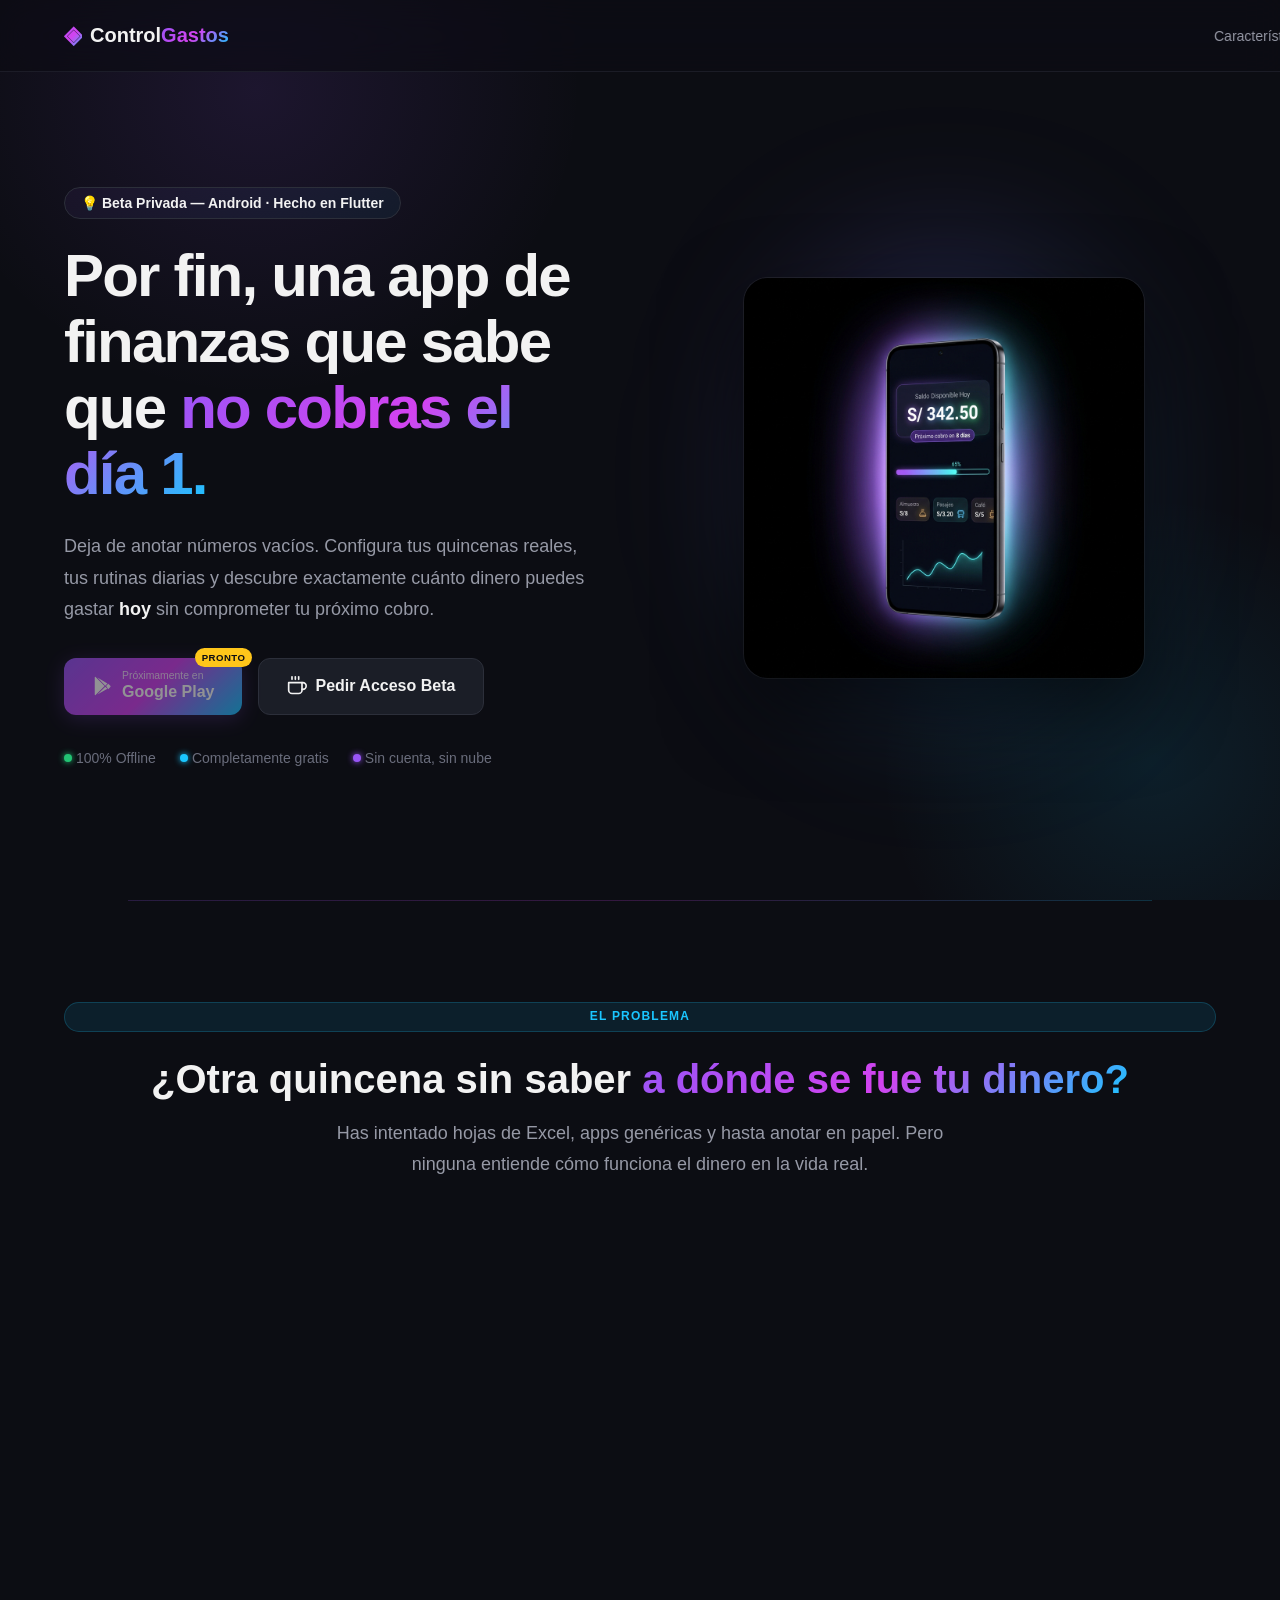
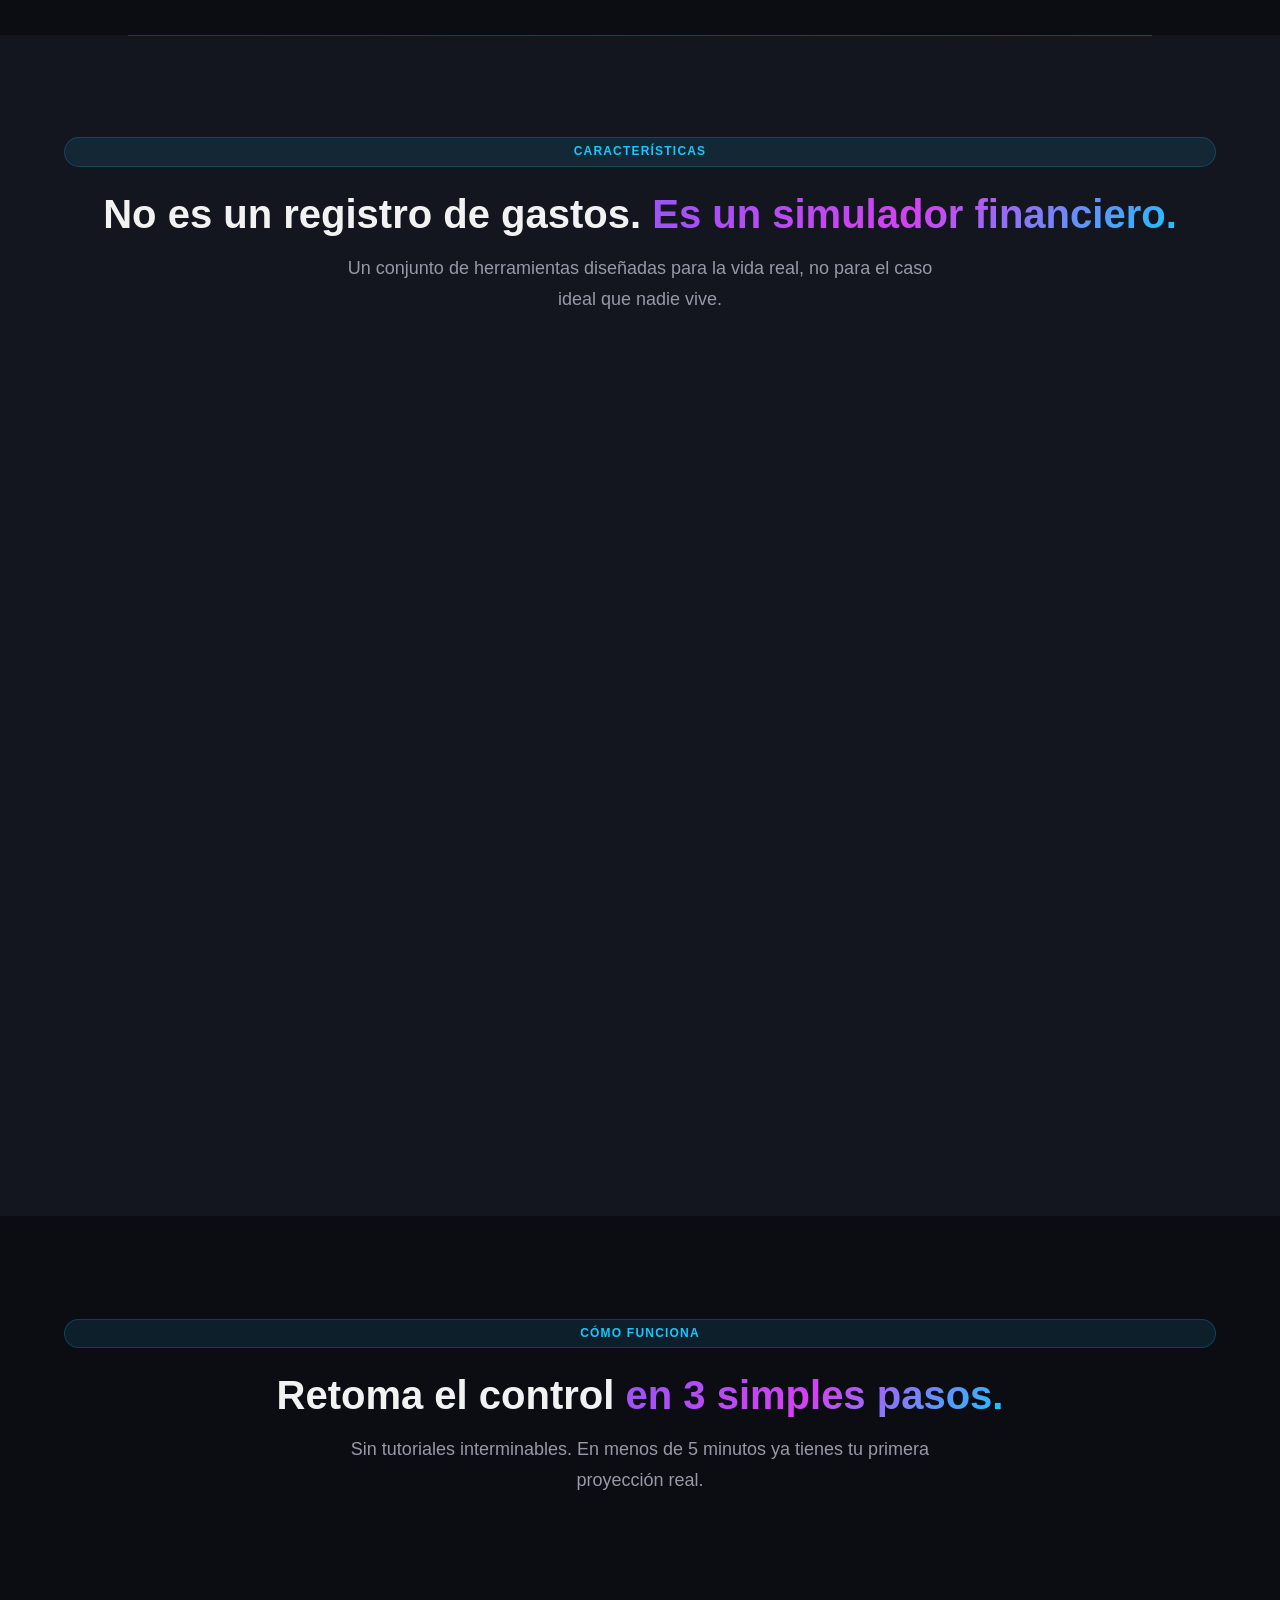
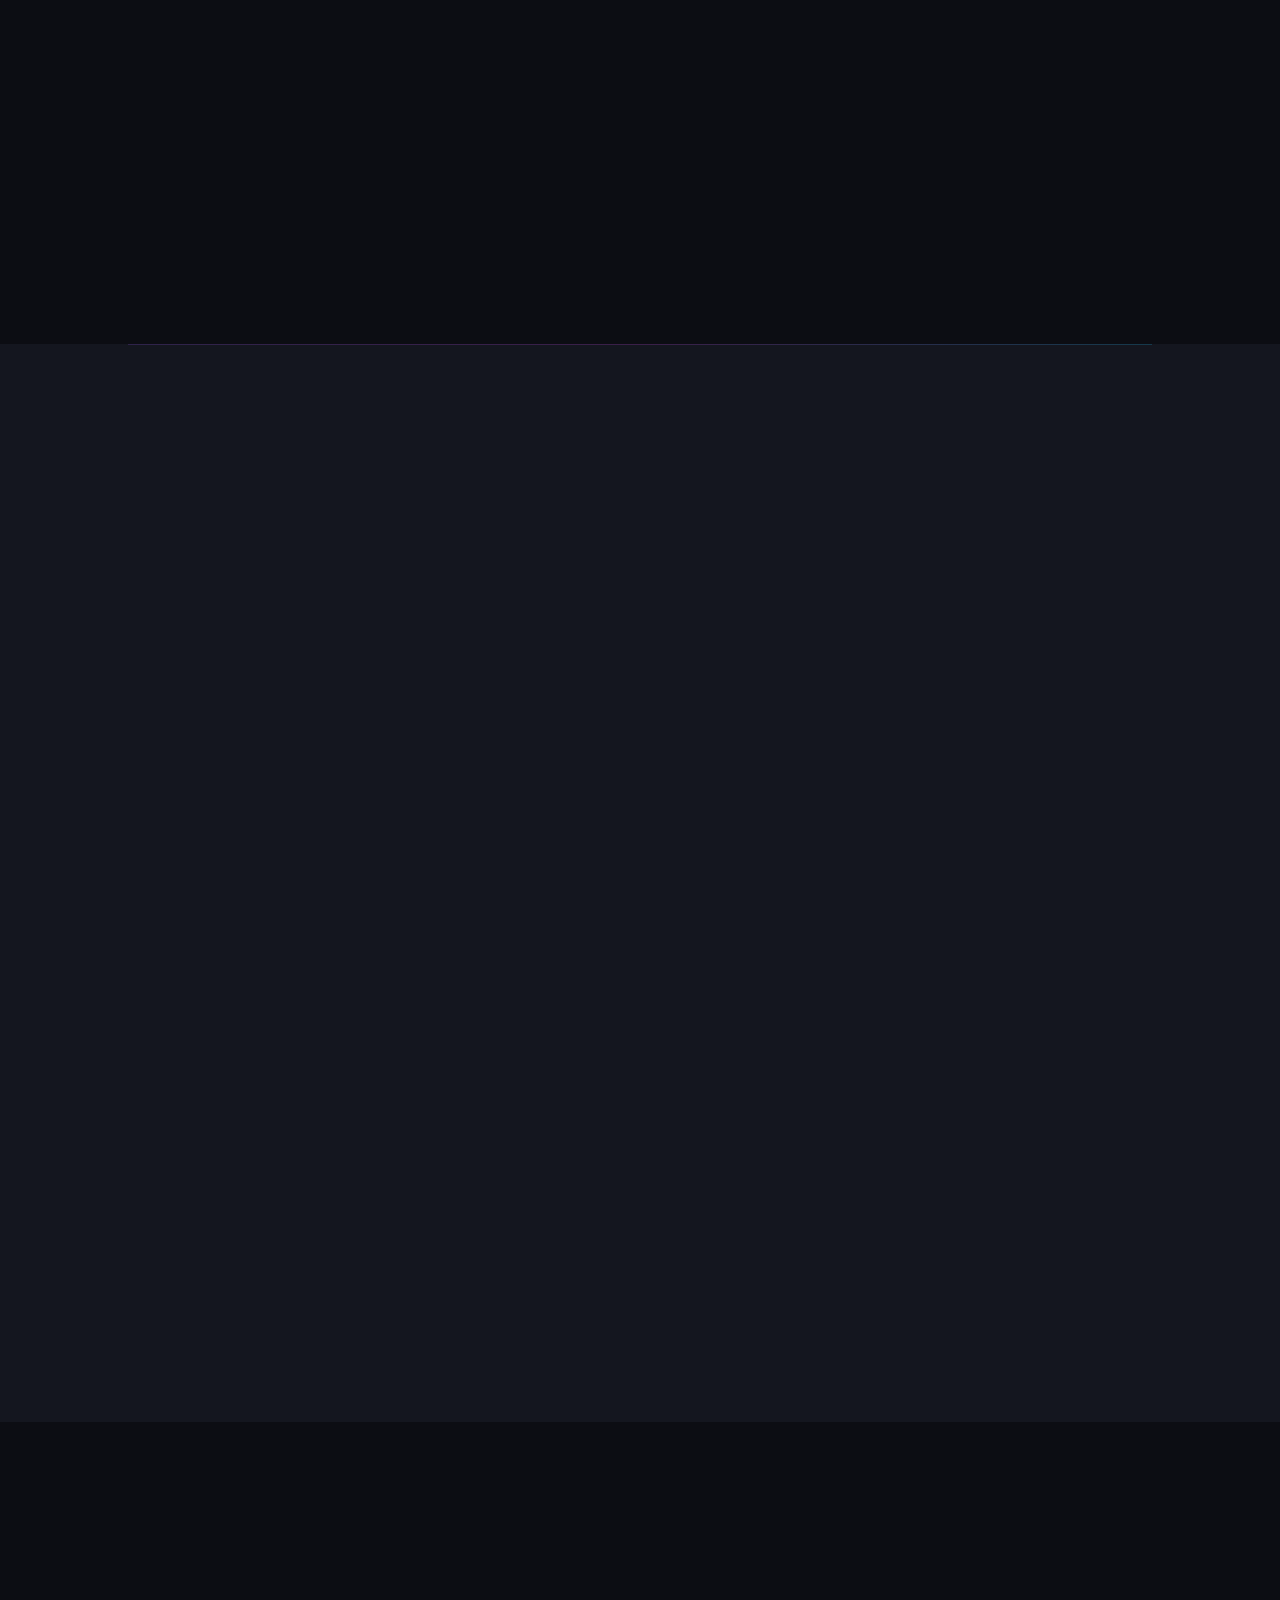
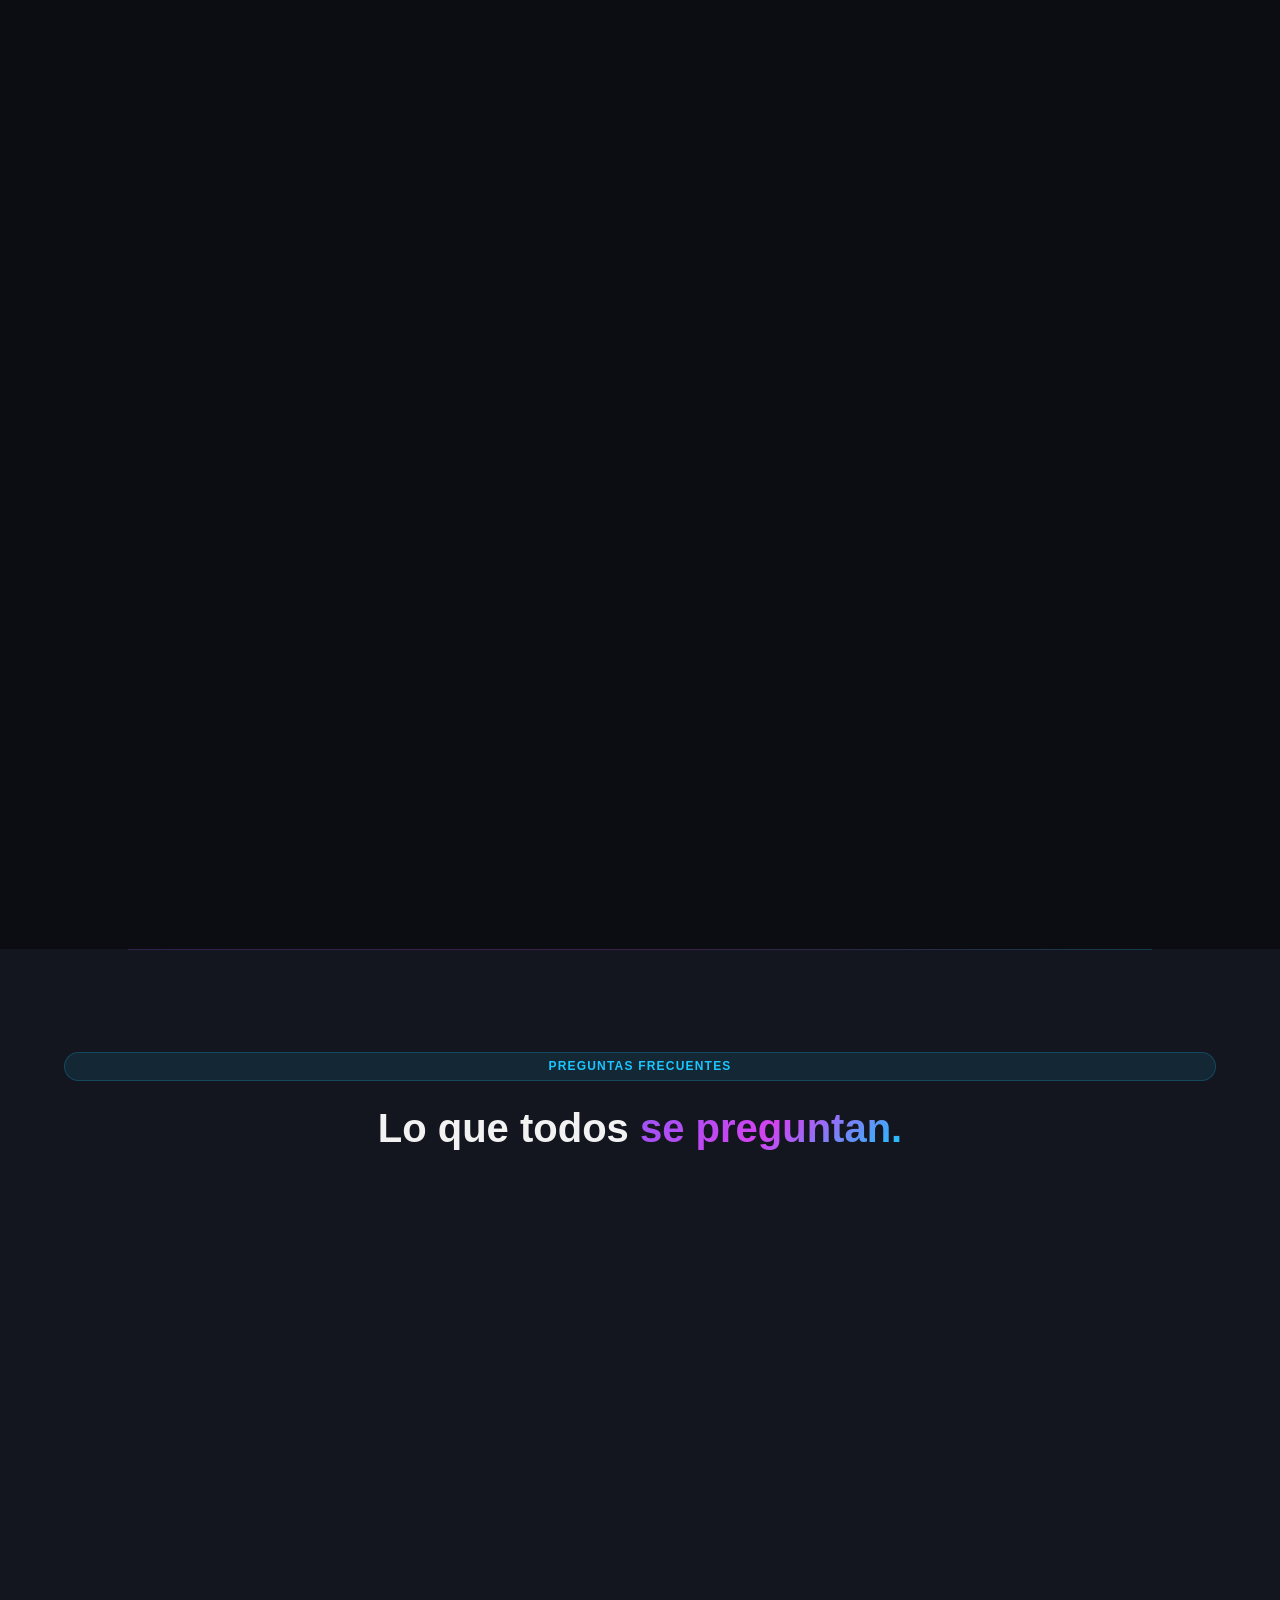
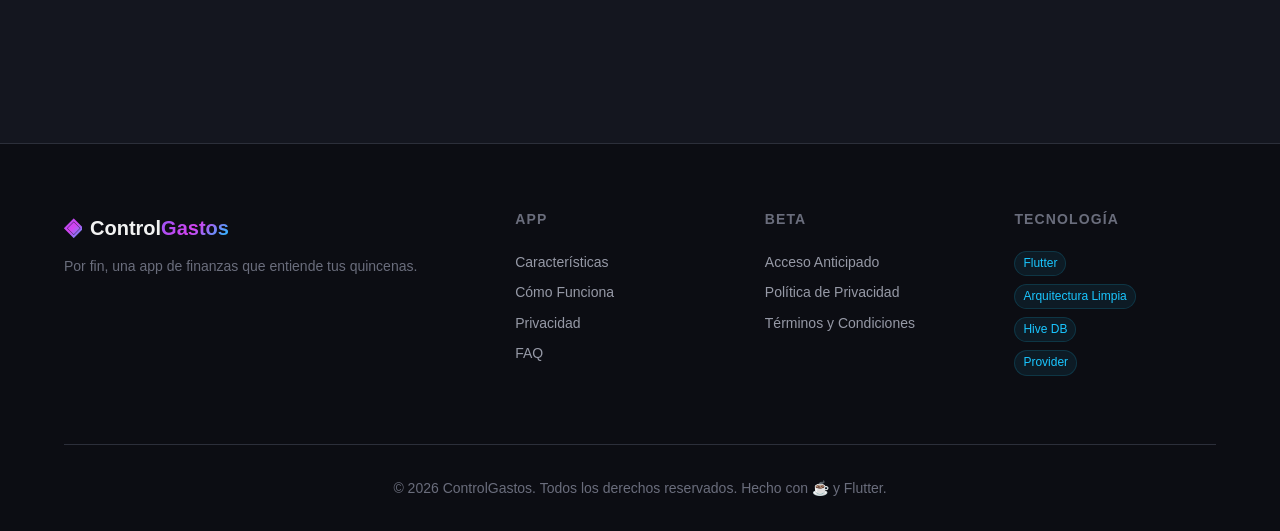
<file: index.html>
<!DOCTYPE html>
<html lang="es" dir="ltr">

<head>
  <!-- ============================================
       META BÁSICAS & SEGURIDAD
       ============================================ -->
  <meta charset="UTF-8">
  <meta name="viewport" content="width=device-width, initial-scale=1.0">

  <!-- Content Security Policy (CSP) -->
  <meta http-equiv="Content-Security-Policy" content="
          default-src 'self';
          script-src  'self';
          style-src   'self' https://fonts.googleapis.com;
          font-src    'self' https://fonts.gstatic.com;
          img-src     'self' data: https:;
          connect-src 'self' https://formspree.io;
          frame-src   'none';
          object-src  'none';
          base-uri    'self';
          form-action 'self' https://formspree.io;
        ">
  <meta http-equiv="X-Content-Type-Options" content="nosniff">
  <meta name="referrer" content="strict-origin-when-cross-origin">

  <!-- ============================================
       SEO — Título, Descripción & Canonical
       ============================================ -->
  <title>ControlGastos | App de finanzas para quincenas reales</title>
  <meta name="description"
    content="ControlGastos proyecta tu saldo real hasta la próxima quincena. Controla gastos hormiga, rutinas y pagos comprometidos en una app Android gratis, privada y offline.">
  <meta name="author" content="ControlGastos">
  <meta name="application-name" content="ControlGastos">
  <meta name="robots" content="index, follow, max-image-preview:large">
  <meta name="theme-color" content="#07111f">
  <link rel="canonical" href="https://evaldiviezosoft-ctrl.github.io/Landing_Page_for_App/">
  <link rel="alternate" hreflang="es-PE" href="https://evaldiviezosoft-ctrl.github.io/Landing_Page_for_App/">
  <link rel="alternate" hreflang="x-default" href="https://evaldiviezosoft-ctrl.github.io/Landing_Page_for_App/">

  <!-- ============================================
       OPEN GRAPH (Facebook, LinkedIn, WhatsApp)
       ============================================ -->
  <meta property="og:type" content="website">
  <meta property="og:locale" content="es_PE">
  <meta property="og:site_name" content="ControlGastos">
  <meta property="og:url" content="https://evaldiviezosoft-ctrl.github.io/Landing_Page_for_App/">
  <meta property="og:title" content="ControlGastos | App de finanzas para quincenas reales">
  <meta property="og:description"
    content="Proyecta cuánto dinero real te queda hasta tu próxima quincena. Controla gastos hormiga, rutinas y pagos comprometidos sin cuenta, sin nube y sin conexión.">
  <meta property="og:image" content="https://evaldiviezosoft-ctrl.github.io/Landing_Page_for_App/assets/img/og-cover.png">
  <meta property="og:image:secure_url" content="https://evaldiviezosoft-ctrl.github.io/Landing_Page_for_App/assets/img/og-cover.png">
  <meta property="og:image:type" content="image/png">
  <meta property="og:image:width" content="1200">
  <meta property="og:image:height" content="630">
  <meta property="og:image:alt" content="ControlGastos, app Android gratis para proyectar tu saldo real hasta la próxima quincena">

  <!-- ============================================
       TWITTER CARDS
       ============================================ -->
  <meta name="twitter:card" content="summary_large_image">
  <meta name="twitter:title" content="ControlGastos | App de finanzas para quincenas reales">
  <meta name="twitter:description"
    content="La app que sabe que no cobras el día 1. Proyecta tu dinero disponible hoy con privacidad total y modo offline.">
  <meta name="twitter:image" content="https://evaldiviezosoft-ctrl.github.io/Landing_Page_for_App/assets/img/og-cover.png">
  <meta name="twitter:image:alt" content="ControlGastos, app Android gratis para proyectar tu saldo real hasta la próxima quincena">

  <!-- ============================================
       DATOS ESTRUCTURADOS (JSON-LD) — Rich Snippets
       ============================================ -->
  <script type="application/ld+json">
  {
    "@context": "https://schema.org",
    "@graph": [
      {
        "@type": "Organization",
        "@id": "https://evaldiviezosoft-ctrl.github.io/Landing_Page_for_App/#organization",
        "name": "ControlGastos",
        "url": "https://evaldiviezosoft-ctrl.github.io/Landing_Page_for_App/",
        "logo": "https://evaldiviezosoft-ctrl.github.io/Landing_Page_for_App/assets/img/icon-512.png"
      },
      {
        "@type": "WebSite",
        "@id": "https://evaldiviezosoft-ctrl.github.io/Landing_Page_for_App/#website",
        "url": "https://evaldiviezosoft-ctrl.github.io/Landing_Page_for_App/",
        "name": "ControlGastos",
        "inLanguage": "es-PE",
        "publisher": {
          "@id": "https://evaldiviezosoft-ctrl.github.io/Landing_Page_for_App/#organization"
        }
      },
      {
        "@type": "MobileApplication",
        "@id": "https://evaldiviezosoft-ctrl.github.io/Landing_Page_for_App/#app",
        "name": "ControlGastos",
        "url": "https://evaldiviezosoft-ctrl.github.io/Landing_Page_for_App/",
        "image": "https://evaldiviezosoft-ctrl.github.io/Landing_Page_for_App/assets/img/og-cover.png",
        "operatingSystem": "Android",
        "applicationCategory": "FinanceApplication",
        "inLanguage": "es-PE",
        "isAccessibleForFree": true,
        "description": "App Android de finanzas personales que proyecta tu saldo real disponible hasta tu próxima quincena o día de pago. Controla gastos hormiga, rutinas, pagos comprometidos y presupuestos en modo privado y offline.",
        "offers": {
          "@type": "Offer",
          "price": "0",
          "priceCurrency": "PEN"
        },
        "featureList": [
          "Proyección de saldo hasta el próximo día de cobro",
          "Control de gastos hormiga",
          "Reglas recurrentes flexibles",
          "Presupuestos por subcategoría",
          "Control de tarjeta de crédito y pagos comprometidos",
          "Funciona offline y guarda los datos en el teléfono"
        ],
        "author": {
          "@id": "https://evaldiviezosoft-ctrl.github.io/Landing_Page_for_App/#organization"
        },
        "softwareVersion": "1.0 beta"
      },
      {
        "@type": "FAQPage",
        "@id": "https://evaldiviezosoft-ctrl.github.io/Landing_Page_for_App/#faq",
        "mainEntity": [
          {
            "@type": "Question",
            "name": "¿Cómo sé cuánto dinero me queda hasta mi próxima quincena?",
            "acceptedAnswer": {
              "@type": "Answer",
              "text": "ControlGastos calcula tu saldo disponible real restando tus gastos fijos, recurrentes diarios y rutinas configuradas desde hoy hasta tu próximo día de pago. El resultado es tu límite real para gastar en extras hoy."
            }
          },
          {
            "@type": "Question",
            "name": "¿La app necesita conexión a internet?",
            "acceptedAnswer": {
              "@type": "Answer",
              "text": "No. ControlGastos es 100% offline. Todos tus datos financieros se almacenan localmente en tu teléfono usando Hive. No necesitas cuenta, internet ni conectar tu banco."
            }
          },
          {
            "@type": "Question",
            "name": "¿Qué son los gastos hormiga y cómo los controla la app?",
            "acceptedAnswer": {
              "@type": "Answer",
              "text": "Los gastos hormiga son pequeños pagos diarios que parecen insignificantes pero que acumulados drenan tu sueldo. ControlGastos permite rastrearlos, visualizarlos y descontarlos de tu proyección diaria."
            }
          },
          {
            "@type": "Question",
            "name": "¿Puedo configurar gastos que ocurren en días específicos o semanas alternas?",
            "acceptedAnswer": {
              "@type": "Answer",
              "text": "Sí. Las reglas recurrentes flexibles permiten configurar gastos por días específicos, semanas alternas o patrones reales de tu rutina. La app los descuenta automáticamente de tu proyección."
            }
          },
          {
            "@type": "Question",
            "name": "¿Cuánto cuesta ControlGastos?",
            "acceptedAnswer": {
              "@type": "Answer",
              "text": "ControlGastos es gratis. No tiene suscripción, versión premium ni compras dentro de la app durante esta beta."
            }
          }
        ]
      }
    ]
  }
  </script>

  <!-- ============================================
       FUENTES & ESTILOS
       ============================================ -->
  <link rel="preconnect" href="https://fonts.googleapis.com">
  <link rel="preconnect" href="https://fonts.gstatic.com" crossorigin>
  <link href="https://fonts.googleapis.com/css2?family=Inter:wght@400;500;600;700;800&display=swap" rel="stylesheet">
  <link rel="preload" as="image" href="assets/img/phone-mockup.png">
  <link rel="stylesheet" href="styles.css">

  <!-- Icons & PWA -->
  <link rel="icon" href="assets/img/favicon.svg" type="image/svg+xml">
  <link rel="apple-touch-icon" href="assets/img/icon-192.png">
  <link rel="manifest" href="site.webmanifest">
</head>

<body>

  <!-- ============================================
       HEADER — Navegación Sticky
       ============================================ -->
  <header class="site-header" id="site-header">
    <nav class="nav-container" aria-label="Navegación principal">
      <!-- Logo -->
      <a href="#hero" class="logo" id="logo-link" aria-label="ControlGastos — Ir al inicio">
        <span class="logo-icon" aria-hidden="true">◈</span>
        <span class="logo-text">Control<span class="logo-accent">Gastos</span></span>
      </a>

      <!-- Hamburger Button (Mobile) -->
      <button class="nav-toggle" id="nav-toggle" aria-label="Abrir menú de navegación" aria-expanded="false"
        aria-controls="nav-menu">
        <span class="hamburger-line" aria-hidden="true"></span>
        <span class="hamburger-line" aria-hidden="true"></span>
        <span class="hamburger-line" aria-hidden="true"></span>
      </button>

      <!-- Navigation Links -->
      <ul class="nav-menu" id="nav-menu" role="list">
        <li><a href="#features" class="nav-link">Características</a></li>
        <li><a href="#como-funciona" class="nav-link">Cómo Funciona</a></li>
        <li><a href="#privacidad" class="nav-link">Privacidad</a></li>
        <li>
          <a href="#beta" class="nav-link nav-cta" id="nav-beta-btn">
            Acceso Beta
          </a>
        </li>
      </ul>
    </nav>
  </header>

  <main id="main-content">

    <!-- ============================================
         HERO SECTION
         ============================================ -->
    <section class="hero" id="hero" aria-labelledby="hero-title">
      <div class="hero-container">
        <!-- Texto Hero -->
        <div class="hero-content">
          <span class="hero-badge" aria-label="Estado de la app">💡 Beta Privada — Android · Hecho en Flutter</span>
          <h1 id="hero-title" class="hero-title">
            Por fin, una app de finanzas que sabe que <span class="gradient-text">no cobras el día 1.</span>
          </h1>
          <p class="hero-subtitle">
            Deja de anotar números vacíos. Configura tus quincenas reales,
            tus rutinas diarias y descubre exactamente cuánto dinero puedes
            gastar <strong>hoy</strong> sin comprometer tu próximo cobro.
          </p>

          <!-- Botones Play Store / App Store (Próximamente) -->
          <div class="hero-buttons">
            <div class="btn-store-wrapper" id="btn-google-play-wrapper">
              <button class="btn btn-primary btn-store btn-coming-soon" id="btn-google-play" disabled
                aria-label="Google Play — Próximamente disponible">
                <svg aria-hidden="true" width="22" height="22" viewBox="0 0 24 24" fill="currentColor">
                  <path
                    d="M3.609 1.814L13.792 12 3.61 22.186a.996.996 0 0 1-.61-.922V2.736a1 1 0 0 1 .609-.922zm10.89 10.893l2.302 2.302-10.937 6.333 8.635-8.635zm3.199-3.199l2.302 2.302a1 1 0 0 1 0 1.38l-2.302 2.302L15.395 12l2.303-2.492zM5.864 2.658L16.8 9.177l-2.302 2.49-8.635-9.009z" />
                </svg>
                <span class="btn-store-text">
                  <span class="btn-store-sub">Próximamente en</span>
                  <span class="btn-store-main">Google Play</span>
                </span>
              </button>
              <span class="coming-soon-badge">Pronto</span>
            </div>

            <a href="#beta" class="btn btn-secondary" id="btn-beta-access"
              aria-label="Solicitar acceso a la beta privada">
              <svg aria-hidden="true" width="20" height="20" viewBox="0 0 24 24" fill="none" stroke="currentColor"
                stroke-width="2" stroke-linecap="round" stroke-linejoin="round">
                <path d="M18 8h1a4 4 0 0 1 0 8h-1" />
                <path d="M2 8h16v9a4 4 0 0 1-4 4H6a4 4 0 0 1-4-4V8z" />
                <line x1="6" y1="1" x2="6" y2="4" />
                <line x1="10" y1="1" x2="10" y2="4" />
                <line x1="14" y1="1" x2="14" y2="4" />
              </svg>
              <span>Pedir Acceso Beta</span>
            </a>
          </div>

          <!-- Indicadores clave -->
          <div class="hero-indicators">
            <div class="indicator-item" id="indicator-offline">
              <span class="indicator-dot indicator-green" aria-hidden="true"></span>
              <span>100% Offline</span>
            </div>
            <div class="indicator-item" id="indicator-free">
              <span class="indicator-dot indicator-cyan" aria-hidden="true"></span>
              <span>Completamente gratis</span>
            </div>
            <div class="indicator-item" id="indicator-private">
              <span class="indicator-dot indicator-purple" aria-hidden="true"></span>
              <span>Sin cuenta, sin nube</span>
            </div>
          </div>
        </div>

        <!-- Mockup del Teléfono -->
        <div class="hero-image">
          <div class="phone-glow"></div>
          <img src="assets/img/phone-mockup.png"
            alt="Dashboard de ControlGastos mostrando el saldo disponible real hasta la próxima quincena con categorías de gastos"
            width="1024" height="1024" loading="eager" fetchpriority="high" decoding="async" class="phone-mockup">
        </div>
      </div>
    </section>

    <!-- ============================================
         EL PROBLEMA SECTION
         ============================================ -->
    <section class="problema" id="problema" aria-labelledby="problema-title">
      <div class="section-container">
        <span class="section-tag">El Problema</span>
        <h2 id="problema-title" class="section-title">¿Otra quincena sin saber <span class="gradient-text">a dónde se fue tu dinero?</span></h2>
        <p class="section-subtitle">Has intentado hojas de Excel, apps genéricas y hasta anotar en papel. Pero ninguna entiende cómo funciona el dinero en la vida real.</p>

        <div class="problema-grid">
          <article class="problema-card" id="problema-excel">
            <div class="problema-icon" aria-hidden="true">😤</div>
            <h3 class="problema-card-title">Las apps te tratan como si cobraras el día 1</h3>
            <p class="problema-card-desc">Los presupuestos "mensuales" no sirven cuando tu quincena cae el 13 y el 28. Ninguna app te dice cuánto te queda para llegar al próximo cobro específico.</p>
          </article>

          <article class="problema-card" id="problema-hormiga">
            <div class="problema-icon" aria-hidden="true">🐜</div>
            <h3 class="problema-card-title">Los gastos invisibles te devoran el sueldo</h3>
            <p class="problema-card-desc">S/ 5 por el agua. S/ 3.50 de pasaje. S/ 8 del almuerzo. Solo. No parecen nada. Pero sumados en el mes: ahí está la respuesta a por qué siempre "falta" dinero.</p>
          </article>

          <article class="problema-card" id="problema-fin-mes">
            <div class="problema-icon" aria-hidden="true">😰</div>
            <h3 class="problema-card-title">Llegas al cobro sin saber cuánto gastar hoy</h3>
            <p class="problema-card-desc">Tienes S/ 200 en el bolsillo, pero ¿es para gastar libremente o ya está comprometido en pasajes, almuerzos y la cuota del préstamo de esta semana? Sin proyección real, no lo sabes.</p>
          </article>
        </div>
      </div>
    </section>

    <!-- ============================================
         FEATURES SECTION
         ============================================ -->
    <section class="features" id="features" aria-labelledby="features-title">
      <div class="section-container">
        <span class="section-tag">Características</span>
        <h2 id="features-title" class="section-title">No es un registro de gastos. <span class="gradient-text">Es un simulador financiero.</span></h2>
        <p class="section-subtitle">Un conjunto de herramientas diseñadas para la vida real, no para el caso ideal que nadie vive.</p>

        <div class="features-grid">
          <!-- Feature 1 -->
          <article class="feature-card" id="feature-proyeccion">
            <div class="feature-icon" aria-hidden="true">
              <svg width="32" height="32" viewBox="0 0 24 24" fill="none" stroke="currentColor" stroke-width="2"
                stroke-linecap="round" stroke-linejoin="round">
                <polyline points="22 12 18 12 15 21 9 3 6 12 2 12" />
              </svg>
            </div>
            <h3 class="feature-title">Proyección de Saldo Inteligente</h3>
            <p class="feature-desc">El algoritmo toma tu dinero actual, resta tus gastos fijos y recurrentes diarios hasta tu próximo día de cobro y te dice exactamente <strong>cuánto tienes disponible hoy</strong> para gastar en extras. No el saldo de tu cuenta — tu saldo real.</p>
            <span class="feature-badge feature-badge-star" aria-label="Característica destacada">⭐ Diferenciador clave</span>
          </article>

          <!-- Feature 2 -->
          <article class="feature-card" id="feature-hormiga">
            <div class="feature-icon" aria-hidden="true">
              <svg width="32" height="32" viewBox="0 0 24 24" fill="none" stroke="currentColor" stroke-width="2"
                stroke-linecap="round" stroke-linejoin="round">
                <circle cx="11" cy="11" r="8" />
                <line x1="21" y1="21" x2="16.65" y2="16.65" />
                <line x1="11" y1="8" x2="11" y2="14" />
                <line x1="8" y1="11" x2="14" y2="11" />
              </svg>
            </div>
            <h3 class="feature-title">Gastos Hormiga bajo la Lupa</h3>
            <p class="feature-desc">Sección dedicada a cazar esos pequeños pagos diarios invisibles: el desayuno, el agua, el dulce, el bus. Los visualizas, los mides, y la app los descuenta de tu proyección automáticamente. Porque S/ 5 al día son S/ 150 al mes.</p>
          </article>

          <!-- Feature 3 -->
          <article class="feature-card" id="feature-recurrentes">
            <div class="feature-icon" aria-hidden="true">
              <svg width="32" height="32" viewBox="0 0 24 24" fill="none" stroke="currentColor" stroke-width="2"
                stroke-linecap="round" stroke-linejoin="round">
                <polyline points="17 1 21 5 17 9" />
                <path d="M3 11V9a4 4 0 0 1 4-4h14" />
                <polyline points="7 23 3 19 7 15" />
                <path d="M21 13v2a4 4 0 0 1-4 4H3" />
              </svg>
            </div>
            <h3 class="feature-title">Reglas Recurrentes Flexibles</h3>
            <p class="feature-desc">La vida real no es lineal. Configura: <em>"Juego fútbol los martes, jueves y domingos por S/ 10"</em> o <em>"Gasto en gasolina S/ 20 pero solo en semanas alternas"</em>. La app contabiliza esto automáticamente en tu proyección.</p>
          </article>

          <!-- Feature 4 -->
          <article class="feature-card" id="feature-subcategorias">
            <div class="feature-icon" aria-hidden="true">
              <svg width="32" height="32" viewBox="0 0 24 24" fill="none" stroke="currentColor" stroke-width="2"
                stroke-linecap="round" stroke-linejoin="round">
                <line x1="18" y1="20" x2="18" y2="10" />
                <line x1="12" y1="20" x2="12" y2="4" />
                <line x1="6" y1="20" x2="6" y2="14" />
              </svg>
            </div>
            <h3 class="feature-title">Presupuestos por Subcategorías</h3>
            <p class="feature-desc">No sirve solo poner "Comida". Aquí es "Desayuno S/ 80", "Almuerzo S/ 200" y "Antojos S/ 50" — cada uno con su propia barra de progreso y alertas visuales cuando te acercas al límite.</p>
          </article>

          <!-- Feature 5 -->
          <article class="feature-card" id="feature-tarjetas">
            <div class="feature-icon" aria-hidden="true">
              <svg width="32" height="32" viewBox="0 0 24 24" fill="none" stroke="currentColor" stroke-width="2"
                stroke-linecap="round" stroke-linejoin="round">
                <rect x="1" y="4" width="22" height="16" rx="2" ry="2" />
                <line x1="1" y1="10" x2="23" y2="10" />
              </svg>
            </div>
            <h3 class="feature-title">Eventos Planificados y Tarjetas Blindadas</h3>
            <p class="feature-desc">Aparta automáticamente el dinero de las cuotas del préstamo apenas cobras. Controla el pago de tu tarjeta de crédito para que jamás sea una sorpresa. El dinero comprometido ya no aparece como "disponible".</p>
          </article>

          <!-- Feature 6 -->
          <article class="feature-card" id="feature-offline">
            <div class="feature-icon" aria-hidden="true">
              <svg width="32" height="32" viewBox="0 0 24 24" fill="none" stroke="currentColor" stroke-width="2"
                stroke-linecap="round" stroke-linejoin="round">
                <rect x="5" y="2" width="14" height="20" rx="2" ry="2" />
                <line x1="12" y1="18" x2="12.01" y2="18" />
              </svg>
            </div>
            <h3 class="feature-title">100% Privada y Offline</h3>
            <p class="feature-desc">Tus datos financieros no van a ningún servidor. Viven en tu teléfono, protegidos y ultrarrápidos gracias a Hive. Sin cuenta, sin contraseña, sin conexión a internet. Tu dinero es tuyo, punto.</p>
            <span class="feature-badge feature-badge-green">🔒 Cero servidores</span>
          </article>
        </div>
      </div>
    </section>

    <!-- ============================================
         CÓMO FUNCIONA SECTION
         ============================================ -->
    <section class="como-funciona" id="como-funciona" aria-labelledby="como-funciona-title">
      <div class="section-container">
        <span class="section-tag">Cómo Funciona</span>
        <h2 id="como-funciona-title" class="section-title">Retoma el control <span class="gradient-text">en 3 simples pasos.</span></h2>
        <p class="section-subtitle">Sin tutoriales interminables. En menos de 5 minutos ya tienes tu primera proyección real.</p>

        <div class="steps-grid">
          <article class="step-card" id="step-1">
            <div class="step-number" aria-hidden="true">01</div>
            <div class="step-connector" aria-hidden="true"></div>
            <div class="step-icon" aria-hidden="true">
              <svg width="28" height="28" viewBox="0 0 24 24" fill="none" stroke="currentColor" stroke-width="2"
                stroke-linecap="round" stroke-linejoin="round">
                <rect x="3" y="4" width="18" height="18" rx="2" ry="2" />
                <line x1="16" y1="2" x2="16" y2="6" />
                <line x1="8" y1="2" x2="8" y2="6" />
                <line x1="3" y1="10" x2="21" y2="10" />
              </svg>
            </div>
            <h3 class="step-title">Ingresa tu realidad</h3>
            <p class="step-desc">Configura tus fechas exactas de pago — el 13 y el 28, el último día del mes, o como sea que cobres tú. También tu saldo inicial.</p>
          </article>

          <article class="step-card" id="step-2">
            <div class="step-number" aria-hidden="true">02</div>
            <div class="step-connector" aria-hidden="true"></div>
            <div class="step-icon" aria-hidden="true">
              <svg width="28" height="28" viewBox="0 0 24 24" fill="none" stroke="currentColor" stroke-width="2"
                stroke-linecap="round" stroke-linejoin="round">
                <path d="M14 2H6a2 2 0 0 0-2 2v16a2 2 0 0 0 2 2h12a2 2 0 0 0 2-2V8z" />
                <polyline points="14 2 14 8 20 8" />
                <line x1="16" y1="13" x2="8" y2="13" />
                <line x1="16" y1="17" x2="8" y2="17" />
                <polyline points="10 9 9 9 8 9" />
              </svg>
            </div>
            <h3 class="step-title">Dibuja tu rutina</h3>
            <p class="step-desc">Añade tus gastos fijos (alquiler, cuotas), tus rutinas diarias (pasajes, almuerzo) y tus reglas especiales (gasolina alterna, la pichanga del jueves).</p>
          </article>

          <article class="step-card" id="step-3">
            <div class="step-number" aria-hidden="true">03</div>
            <div class="step-icon" aria-hidden="true">
              <svg width="28" height="28" viewBox="0 0 24 24" fill="none" stroke="currentColor" stroke-width="2"
                stroke-linecap="round" stroke-linejoin="round">
                <path d="M22 11.08V12a10 10 0 1 1-5.93-9.14" />
                <polyline points="22 4 12 14.01 9 11.01" />
              </svg>
            </div>
            <h3 class="step-title">Descubre tu límite de hoy</h3>
            <p class="step-desc">Abre la app cualquier día y ve al instante: tu <strong>saldo real disponible</strong> después de descontar todo lo que está comprometido hasta tu próximo cobro. Gasta con confianza, no con miedo.</p>
          </article>
        </div>
      </div>
    </section>

    <!-- ============================================
         PRIVACIDAD SECTION (antes: Security)
         ============================================ -->
    <section class="privacidad" id="privacidad" aria-labelledby="privacidad-title">
      <div class="section-container">
        <div class="privacidad-layout">
          <!-- Imagen / Visual -->
          <div class="privacidad-visual" aria-hidden="true">
            <div class="privacy-icon-wrapper">
              <svg width="120" height="120" viewBox="0 0 24 24" fill="none" stroke="currentColor" stroke-width="1.5"
                stroke-linecap="round" stroke-linejoin="round" class="privacy-main-icon" aria-hidden="true">
                <path d="M12 22s8-4 8-10V5l-8-3-8 3v7c0 6 8 10 8 10z" />
              </svg>
              <div class="privacy-glow" aria-hidden="true"></div>
            </div>
            <div class="privacy-stat-chip" id="privacy-stat-offline">
              <span aria-hidden="true">📵</span>
              <span>Sin internet requerido</span>
            </div>
            <div class="privacy-stat-chip" id="privacy-stat-data">
              <span aria-hidden="true">🏠</span>
              <span>Datos solo en tu teléfono</span>
            </div>
          </div>

          <!-- Contenido de Privacidad -->
          <div class="privacidad-content">
            <span class="section-tag">Privacidad Total</span>
            <h2 id="privacidad-title" class="section-title">Tus finanzas no <span class="gradient-text">necesitan una nube.</span></h2>
            <p class="section-subtitle">
              Otras apps te piden conectar tu banco, crear cuenta y enviar tus datos a sus servidores.
              ControlGastos funciona diferente: <strong>tus datos nunca salen de tu teléfono.</strong>
            </p>

            <ul class="privacidad-list" role="list">
              <li class="privacidad-item" id="privacidad-sin-internet">
                <span class="privacidad-check" aria-hidden="true">✓</span>
                <div>
                  <strong>Sin internet — funciona en cualquier lugar</strong>
                  <p>Metro, avión, zona sin señal. La app siempre está ahí. Gracias a Hive, una base de datos local de alto rendimiento.</p>
                </div>
              </li>
              <li class="privacidad-item" id="privacidad-sin-cuenta">
                <span class="privacidad-check" aria-hidden="true">✓</span>
                <div>
                  <strong>Sin cuenta, sin registro obligatorio</strong>
                  <p>No pedimos tu nombre, correo ni ningún dato personal para usar la app. Ábrela y empieza.</p>
                </div>
              </li>
              <li class="privacidad-item" id="privacidad-sin-banco">
                <span class="privacidad-check" aria-hidden="true">✓</span>
                <div>
                  <strong>Sin conexión a bancos ni tarjetas</strong>
                  <p>No accedemos a tu banca online. Tú ingresas los datos manualmente. Control total, sin riesgos.</p>
                </div>
              </li>
              <li class="privacidad-item" id="privacidad-sin-venta">
                <span class="privacidad-check" aria-hidden="true">✓</span>
                <div>
                  <strong>Cero venta de datos, cero publicidad</strong>
                  <p>No somos el producto. Tu información financiera nunca es compartida ni monetizada.</p>
                </div>
              </li>
            </ul>
          </div>
        </div>
      </div>
    </section>

    <!-- ============================================
         BETA / CTA SECTION
         ============================================ -->
    <section class="beta" id="beta" aria-labelledby="beta-title">
      <div class="section-container">
        <div class="beta-card">
          <span class="section-tag">Beta Privada</span>
          <h2 id="beta-title" class="section-title">Sé de los primeros en <span class="gradient-text">probarla.</span></h2>
          <p class="section-subtitle">
            La app está en fase de pruebas y pronto llegará a Google Play. Regístrate para obtener acceso anticipado y ser notificado en el lanzamiento. Sin spam. Solo un mensaje cuando esté lista.
          </p>

          <form class="beta-form" id="waitlist-form" action="https://formspree.io/f/TU_FORM_ID" method="POST"
            novalidate>
            <div class="form-group">
              <label for="user-name" class="form-label">Nombre completo</label>
              <input type="text" id="user-name" name="name" class="form-input" placeholder="Ej: Carlos García" required
                minlength="2" maxlength="100" pattern="^[a-zA-ZÀ-ÿ\u00f1\u00d1\s'-]{2,100}$" autocomplete="name"
                aria-describedby="name-error">
              <span class="form-error" id="name-error" role="alert" aria-live="polite"></span>
            </div>

            <div class="form-group">
              <label for="user-email" class="form-label">Correo electrónico</label>
              <input type="email" id="user-email" name="email" class="form-input"
                placeholder="Ej: carlos@correo.com" required maxlength="254" autocomplete="email"
                aria-describedby="email-error">
              <span class="form-error" id="email-error" role="alert" aria-live="polite"></span>
            </div>

            <div class="form-group form-consent">
              <input type="checkbox" id="consent-check" name="consent" required aria-describedby="consent-error">
              <label for="consent-check" class="consent-label">
                Acepto la <a href="privacy.html" target="_blank" rel="noopener noreferrer">Política de Privacidad</a>
                y los <a href="terms.html" target="_blank" rel="noopener noreferrer">Términos y Condiciones</a>.
              </label>
              <span class="form-error" id="consent-error" role="alert" aria-live="polite"></span>
            </div>

            <!-- Honeypot anti-bot -->
            <div class="hp-field" aria-hidden="true">
              <label for="hp-website">No llenar este campo</label>
              <input type="text" id="hp-website" name="_gotcha" tabindex="-1" autocomplete="off">
            </div>

            <button type="submit" class="btn btn-primary btn-full" id="submit-btn">
              <span class="btn-text">Quiero Acceso Anticipado</span>
              <span class="btn-loader" aria-hidden="true"></span>
            </button>
          </form>

          <!-- Mensaje de éxito -->
          <div class="form-success" id="form-success" role="status" aria-live="polite" hidden>
            <span class="success-icon" aria-hidden="true">🎉</span>
            <p class="success-title">¡Estás en la lista!</p>
            <p class="success-text">Te avisaremos en cuanto ControlGastos esté disponible en Google Play.</p>
          </div>

          <!-- Garantías debajo del formulario -->
          <div class="beta-guarantees">
            <span class="guarantee-item" id="guarantee-spam">✓ Cero spam</span>
            <span class="guarantee-item" id="guarantee-free">✓ App 100% gratis</span>
            <span class="guarantee-item" id="guarantee-data">✓ Sin venta de datos</span>
          </div>
        </div>
      </div>
    </section>

    <!-- ============================================
         FAQ SECTION (SEO — Featured Snippets)
         ============================================ -->
    <section class="faq" id="faq" aria-labelledby="faq-title">
      <div class="section-container">
        <span class="section-tag">Preguntas Frecuentes</span>
        <h2 id="faq-title" class="section-title">Lo que todos <span class="gradient-text">se preguntan.</span></h2>

        <div class="faq-list" id="faq-list">

          <details class="faq-item" id="faq-quincena">
            <summary class="faq-question">¿Cómo sé cuánto dinero me queda hasta mi próxima quincena?</summary>
            <div class="faq-answer">
              <p>ControlGastos calcula tu <strong>saldo disponible real</strong> restando tus gastos fijos, recurrentes diarios y rutinas configuradas desde hoy hasta tu próximo día de pago. El resultado es tu límite real para gastar en extras hoy — no el saldo de tu cuenta bancaria, sino lo que genuinamente puedes gastar sin quedarte corto.</p>
            </div>
          </details>

          <details class="faq-item" id="faq-internet">
            <summary class="faq-question">¿La app necesita conexión a internet?</summary>
            <div class="faq-answer">
              <p>No. ControlGastos es <strong>100% offline</strong>. Todos tus datos financieros se almacenan localmente en tu teléfono usando Hive, una base de datos local ultra rápida. No necesitas cuenta, no necesitas internet, no necesitas conectar tu banco.</p>
            </div>
          </details>

          <details class="faq-item" id="faq-gastos-hormiga">
            <summary class="faq-question">¿Qué son los gastos hormiga y cómo los controla la app?</summary>
            <div class="faq-answer">
              <p>Los <strong>gastos hormiga</strong> son pequeños pagos diarios que parecen insignificantes pero que acumulados drenan tu sueldo: el café de la mañana S/ 5, la botella de agua S/ 3, el bus S/ 3.50. ControlGastos tiene una sección dedicada a rastrearlos, visualizarlos y descontarlos de tu proyección diaria. S/ 11.50 al día son S/ 345 al mes.</p>
            </div>
          </details>

          <details class="faq-item" id="faq-recurrentes">
            <summary class="faq-question">¿Puedo configurar gastos que ocurren en días específicos o semanas alternas?</summary>
            <div class="faq-answer">
              <p>Sí. Las <strong>Reglas Recurrentes Flexibles</strong> te permiten configurar exactamente eso: "fútbol los martes y jueves a S/ 10", "gasolina cada dos semanas a S/ 20", o cualquier patrón de tu vida real. La app los descuenta automáticamente de tu proyección en las fechas correctas.</p>
            </div>
          </details>

          <details class="faq-item" id="faq-precio">
            <summary class="faq-question">¿Cuánto cuesta ControlGastos?</summary>
            <div class="faq-answer">
              <p><strong>Completamente gratis.</strong> No hay suscripción, no hay versión premium, no hay compras dentro de la app. ControlGastos es un proyecto personal construido para resolver un problema real. El modelo de negocio futuro, si lo hay, nunca comprometerá las funciones básicas de proyección y control.</p>
            </div>
          </details>

        </div>
      </div>
    </section>

  </main>

  <!-- ============================================
       FOOTER
       ============================================ -->
  <footer class="site-footer" id="site-footer">
    <div class="footer-container">
      <div class="footer-top">
        <div class="footer-brand">
          <a href="#hero" class="logo" aria-label="Ir al inicio de ControlGastos">
            <span class="logo-icon" aria-hidden="true">◈</span>
            <span class="logo-text">Control<span class="logo-accent">Gastos</span></span>
          </a>
          <p class="footer-tagline">Por fin, una app de finanzas que entiende tus quincenas.</p>
        </div>

        <nav class="footer-links" aria-label="Navegación de la app">
          <h3 class="footer-heading">App</h3>
          <ul role="list">
            <li><a href="#features" class="footer-link" id="footer-features">Características</a></li>
            <li><a href="#como-funciona" class="footer-link" id="footer-como-funciona">Cómo Funciona</a></li>
            <li><a href="#privacidad" class="footer-link" id="footer-privacidad">Privacidad</a></li>
            <li><a href="#faq" class="footer-link" id="footer-faq">FAQ</a></li>
          </ul>
        </nav>

        <nav class="footer-links" aria-label="Acceso Beta">
          <h3 class="footer-heading">Beta</h3>
          <ul role="list">
            <li><a href="#beta" class="footer-link" id="footer-beta">Acceso Anticipado</a></li>
            <li><a href="privacy.html" class="footer-link" id="footer-privacy">Política de Privacidad</a></li>
            <li><a href="terms.html" class="footer-link" id="footer-terms">Términos y Condiciones</a></li>
          </ul>
        </nav>

        <nav class="footer-links" aria-label="Tecnología del proyecto">
          <h3 class="footer-heading">Tecnología</h3>
          <ul role="list">
            <li><span class="footer-tech-tag">Flutter</span></li>
            <li><span class="footer-tech-tag">Arquitectura Limpia</span></li>
            <li><span class="footer-tech-tag">Hive DB</span></li>
            <li><span class="footer-tech-tag">Provider</span></li>
          </ul>
        </nav>
      </div>

      <div class="footer-bottom">
        <p>© 2026 ControlGastos. Todos los derechos reservados. Hecho con ☕ y Flutter.</p>
      </div>
    </div>
  </footer>

  <!-- JavaScript — Cargado al final para no bloquear el rendering -->
  <script src="app.js" defer></script>
</body>

</html>
</file>
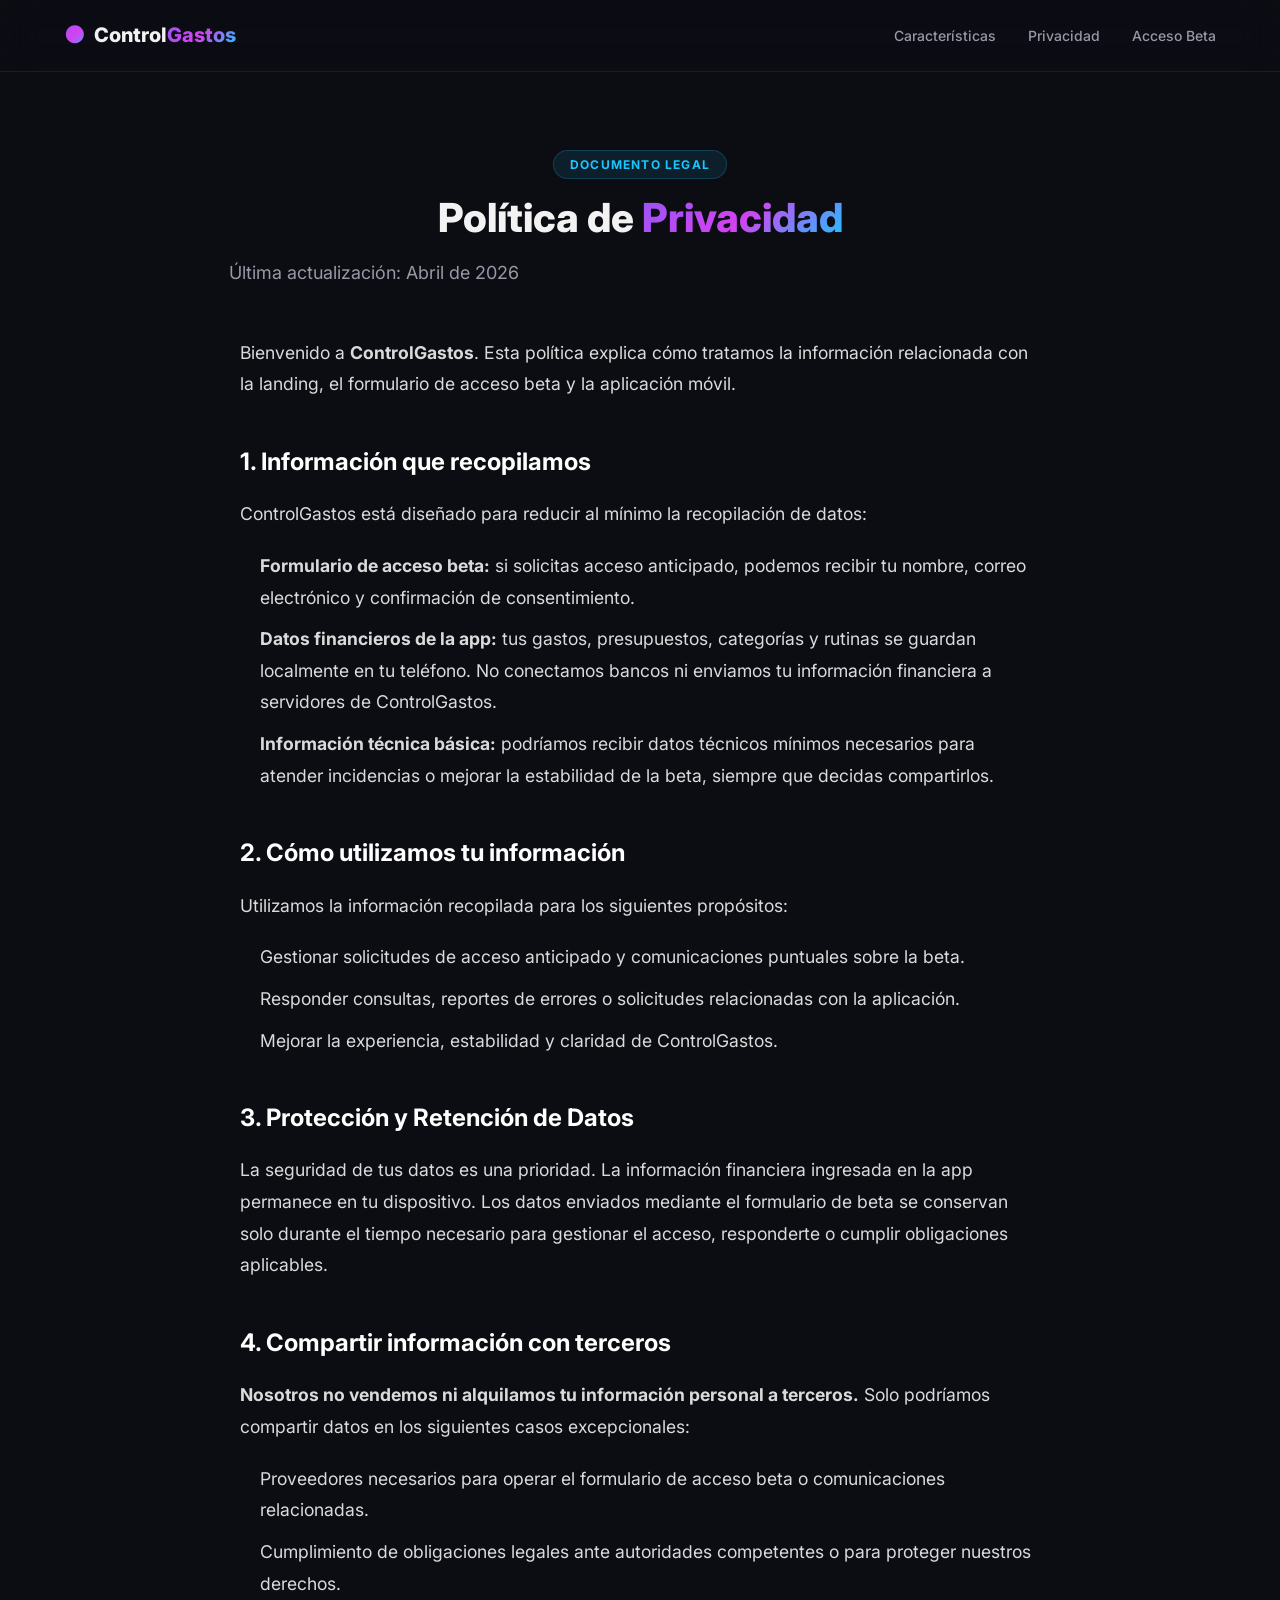
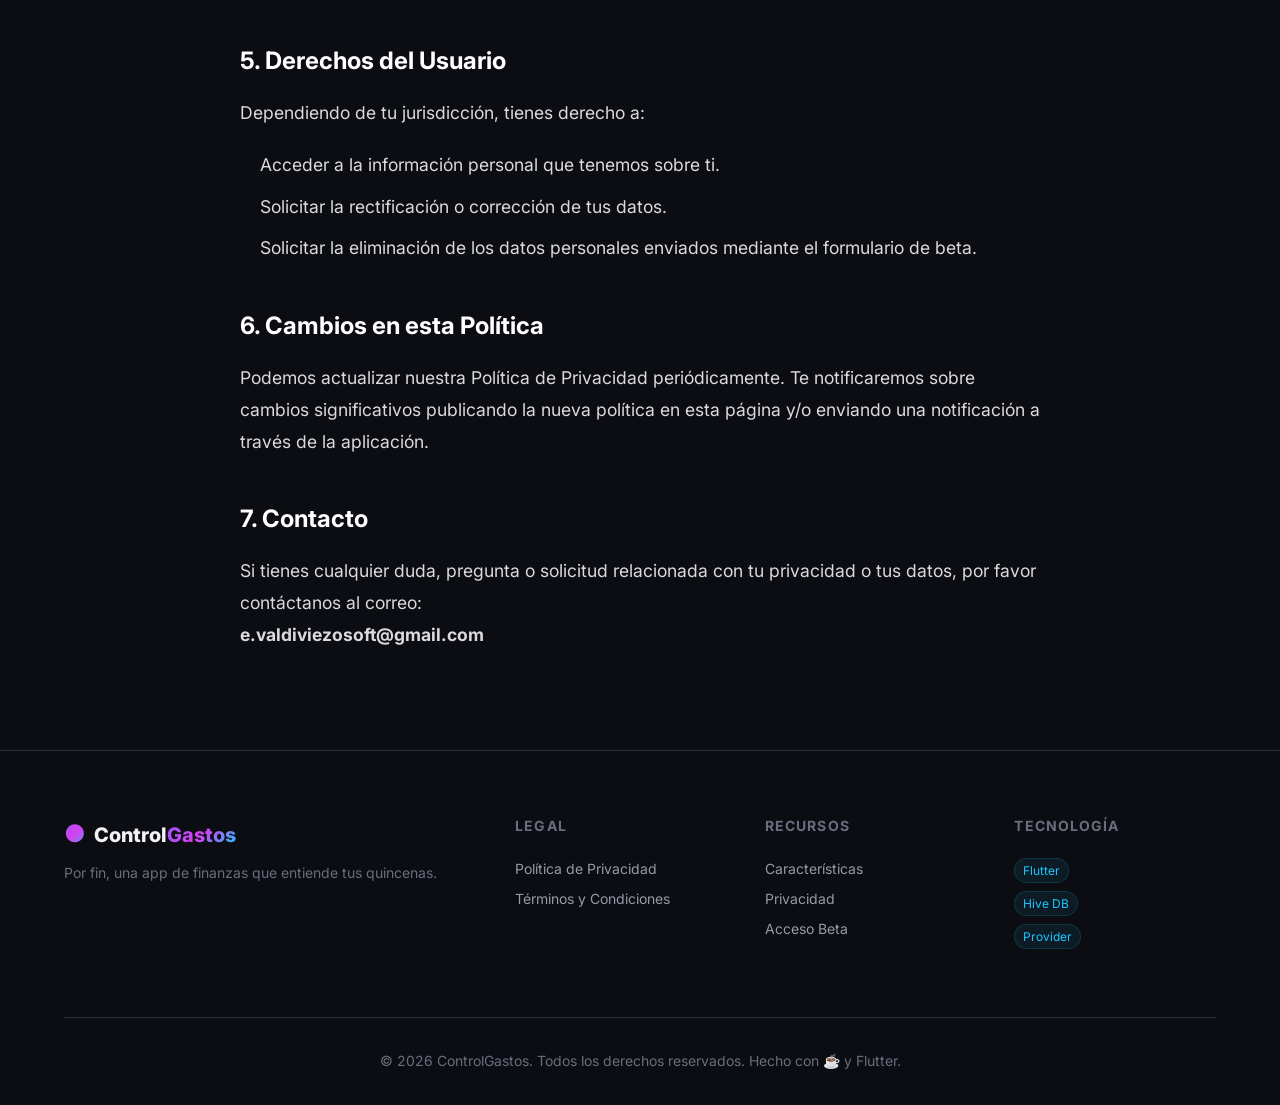
<file: privacy.html>
<!DOCTYPE html>
<html lang="es" dir="ltr">

<head>
  <meta charset="UTF-8">
  <meta name="viewport" content="width=device-width, initial-scale=1.0">

  <title>Política de Privacidad | ControlGastos</title>
  <meta name="description"
    content="Consulta cómo ControlGastos protege tus datos: app Android offline, información financiera guardada en tu teléfono y formulario de beta con datos mínimos.">
  <meta name="author" content="ControlGastos">
  <meta name="robots" content="index, follow">
  <meta name="theme-color" content="#07111f">
  <link rel="canonical" href="https://evaldiviezosoft-ctrl.github.io/Landing_Page_for_App/privacy.html">

  <meta property="og:type" content="article">
  <meta property="og:locale" content="es_PE">
  <meta property="og:site_name" content="ControlGastos">
  <meta property="og:url" content="https://evaldiviezosoft-ctrl.github.io/Landing_Page_for_App/privacy.html">
  <meta property="og:title" content="Política de Privacidad | ControlGastos">
  <meta property="og:description"
    content="ControlGastos funciona offline y guarda tus datos financieros en tu teléfono. Revisa cómo tratamos los datos del formulario de acceso beta.">
  <meta property="og:image" content="https://evaldiviezosoft-ctrl.github.io/Landing_Page_for_App/assets/img/og-cover.png">
  <meta property="og:image:width" content="1200">
  <meta property="og:image:height" content="630">
  <meta property="og:image:alt" content="ControlGastos, app Android gratis para proyectar tu saldo real hasta la próxima quincena">

  <meta name="twitter:card" content="summary_large_image">
  <meta name="twitter:title" content="Política de Privacidad | ControlGastos">
  <meta name="twitter:description"
    content="ControlGastos funciona offline y guarda tus datos financieros en tu teléfono.">
  <meta name="twitter:image" content="https://evaldiviezosoft-ctrl.github.io/Landing_Page_for_App/assets/img/og-cover.png">
  <meta name="twitter:image:alt" content="ControlGastos, app Android gratis para proyectar tu saldo real hasta la próxima quincena">

  <link rel="preconnect" href="https://fonts.googleapis.com">
  <link rel="preconnect" href="https://fonts.gstatic.com" crossorigin>
  <link href="https://fonts.googleapis.com/css2?family=Inter:wght@400;500;600;700;800&display=swap" rel="stylesheet">
  <link rel="stylesheet" href="styles.css">

  <link rel="icon" href="assets/img/favicon.svg" type="image/svg+xml">
  <link rel="apple-touch-icon" href="assets/img/icon-192.png">
  <link rel="manifest" href="site.webmanifest">
  
  <style>
    .legal-section {
      padding: 150px 20px 80px;
      text-align: center;
    }
    .legal-content {
      max-width: 800px;
      margin: 40px auto 0;
      text-align: left;
      color: rgba(255, 255, 255, 0.85); /* Asumiendo tema oscuro */
      font-size: 1.1rem;
      line-height: 1.8;
    }
    .legal-content h2 {
      color: white;
      margin-top: 40px;
      margin-bottom: 15px;
      font-size: 1.5rem;
    }
    .legal-content p {
      margin-bottom: 20px;
    }
    .legal-content ul {
      margin-bottom: 20px;
      padding-left: 20px;
    }
    .legal-content li {
      margin-bottom: 10px;
    }
    html { scroll-behavior: smooth; }
  </style>
</head>

<body>
  <!-- HEADER -->
  <header class="site-header" id="site-header">
    <nav class="nav-container" aria-label="Navegación principal">
      <a href="index.html" class="logo" id="logo-link" aria-label="Ir al inicio">
        <span class="logo-icon" aria-hidden="true">●</span>
        <span class="logo-text">Control<span class="logo-accent">Gastos</span></span>
      </a>
      <button class="nav-toggle" id="nav-toggle" aria-label="Abrir menú de navegación" aria-expanded="false" aria-controls="nav-menu">
        <span class="hamburger-line" aria-hidden="true"></span>
        <span class="hamburger-line" aria-hidden="true"></span>
        <span class="hamburger-line" aria-hidden="true"></span>
      </button>
      <ul class="nav-menu" id="nav-menu" role="list">
        <li><a href="index.html#features" class="nav-link">Características</a></li>
        <li><a href="index.html#privacidad" class="nav-link">Privacidad</a></li>
        <li><a href="index.html#beta" class="nav-link">Acceso Beta</a></li>
      </ul>
    </nav>
  </header>

  <main id="main-content">
    <section class="legal-section">
      <div class="section-container">
        <span class="section-tag" style="display:inline-block; margin-bottom: 1rem;">Documento Legal</span>
        <h1 class="section-title">Política de <span class="gradient-text">Privacidad</span></h1>
        <p class="section-subtitle">Última actualización: Abril de 2026</p>

        <div class="legal-content">
          <p>Bienvenido a <strong>ControlGastos</strong>. Esta política explica cómo tratamos la información relacionada con la landing, el formulario de acceso beta y la aplicación móvil.</p>
          
          <h2>1. Información que recopilamos</h2>
          <p>ControlGastos está diseñado para reducir al mínimo la recopilación de datos:</p>
          <ul>
            <li><strong>Formulario de acceso beta:</strong> si solicitas acceso anticipado, podemos recibir tu nombre, correo electrónico y confirmación de consentimiento.</li>
            <li><strong>Datos financieros de la app:</strong> tus gastos, presupuestos, categorías y rutinas se guardan localmente en tu teléfono. No conectamos bancos ni enviamos tu información financiera a servidores de ControlGastos.</li>
            <li><strong>Información técnica básica:</strong> podríamos recibir datos técnicos mínimos necesarios para atender incidencias o mejorar la estabilidad de la beta, siempre que decidas compartirlos.</li>
          </ul>

          <h2>2. Cómo utilizamos tu información</h2>
          <p>Utilizamos la información recopilada para los siguientes propósitos:</p>
          <ul>
            <li>Gestionar solicitudes de acceso anticipado y comunicaciones puntuales sobre la beta.</li>
            <li>Responder consultas, reportes de errores o solicitudes relacionadas con la aplicación.</li>
            <li>Mejorar la experiencia, estabilidad y claridad de ControlGastos.</li>
          </ul>

          <h2>3. Protección y Retención de Datos</h2>
          <p>La seguridad de tus datos es una prioridad. La información financiera ingresada en la app permanece en tu dispositivo. Los datos enviados mediante el formulario de beta se conservan solo durante el tiempo necesario para gestionar el acceso, responderte o cumplir obligaciones aplicables.</p>

          <h2>4. Compartir información con terceros</h2>
          <p><strong>Nosotros no vendemos ni alquilamos tu información personal a terceros.</strong> Solo podríamos compartir datos en los siguientes casos excepcionales:</p>
          <ul>
            <li>Proveedores necesarios para operar el formulario de acceso beta o comunicaciones relacionadas.</li>
            <li>Cumplimiento de obligaciones legales ante autoridades competentes o para proteger nuestros derechos.</li>
          </ul>

          <h2>5. Derechos del Usuario</h2>
          <p>Dependiendo de tu jurisdicción, tienes derecho a:</p>
          <ul>
            <li>Acceder a la información personal que tenemos sobre ti.</li>
            <li>Solicitar la rectificación o corrección de tus datos.</li>
            <li>Solicitar la eliminación de los datos personales enviados mediante el formulario de beta.</li>
          </ul>

          <h2>6. Cambios en esta Política</h2>
          <p>Podemos actualizar nuestra Política de Privacidad periódicamente. Te notificaremos sobre cambios significativos publicando la nueva política en esta página y/o enviando una notificación a través de la aplicación.</p>

          <h2>7. Contacto</h2>
          <p>Si tienes cualquier duda, pregunta o solicitud relacionada con tu privacidad o tus datos, por favor contáctanos al correo: <br>
          <strong><a href="mailto:e.valdiviezosoft@gmail.com">e.valdiviezosoft@gmail.com</a></strong></p>
        </div>
      </div>
    </section>
  </main>

  <!-- FOOTER -->
  <footer class="site-footer" id="site-footer">
    <div class="footer-container">
      <div class="footer-top">
        <div class="footer-brand">
          <a href="index.html" class="logo" aria-label="Ir al inicio">
            <span class="logo-icon" aria-hidden="true">●</span>
            <span class="logo-text">Control<span class="logo-accent">Gastos</span></span>
          </a>
          <p class="footer-tagline">Por fin, una app de finanzas que entiende tus quincenas.</p>
        </div>
        <nav class="footer-links" aria-label="Enlaces legales">
          <h3 class="footer-heading">Legal</h3>
          <ul role="list">
            <li><a href="privacy.html" class="footer-link">Política de Privacidad</a></li>
            <li><a href="terms.html" class="footer-link">Términos y Condiciones</a></li>
          </ul>
        </nav>
        <nav class="footer-links" aria-label="Recursos">
          <h3 class="footer-heading">Recursos</h3>
          <ul role="list">
            <li><a href="index.html#features" class="footer-link">Características</a></li>
            <li><a href="index.html#privacidad" class="footer-link">Privacidad</a></li>
            <li><a href="index.html#beta" class="footer-link">Acceso Beta</a></li>
          </ul>
        </nav>
        <nav class="footer-links" aria-label="Tecnología del proyecto">
          <h3 class="footer-heading">Tecnología</h3>
          <ul role="list">
            <li><span class="footer-tech-tag">Flutter</span></li>
            <li><span class="footer-tech-tag">Hive DB</span></li>
            <li><span class="footer-tech-tag">Provider</span></li>
          </ul>
        </nav>
      </div>
      <div class="footer-bottom">
        <p>&copy; 2026 ControlGastos. Todos los derechos reservados.</p>
      </div>
    </div>
  </footer>

  <script src="app.js" defer></script>
</body>
</html>
</file>
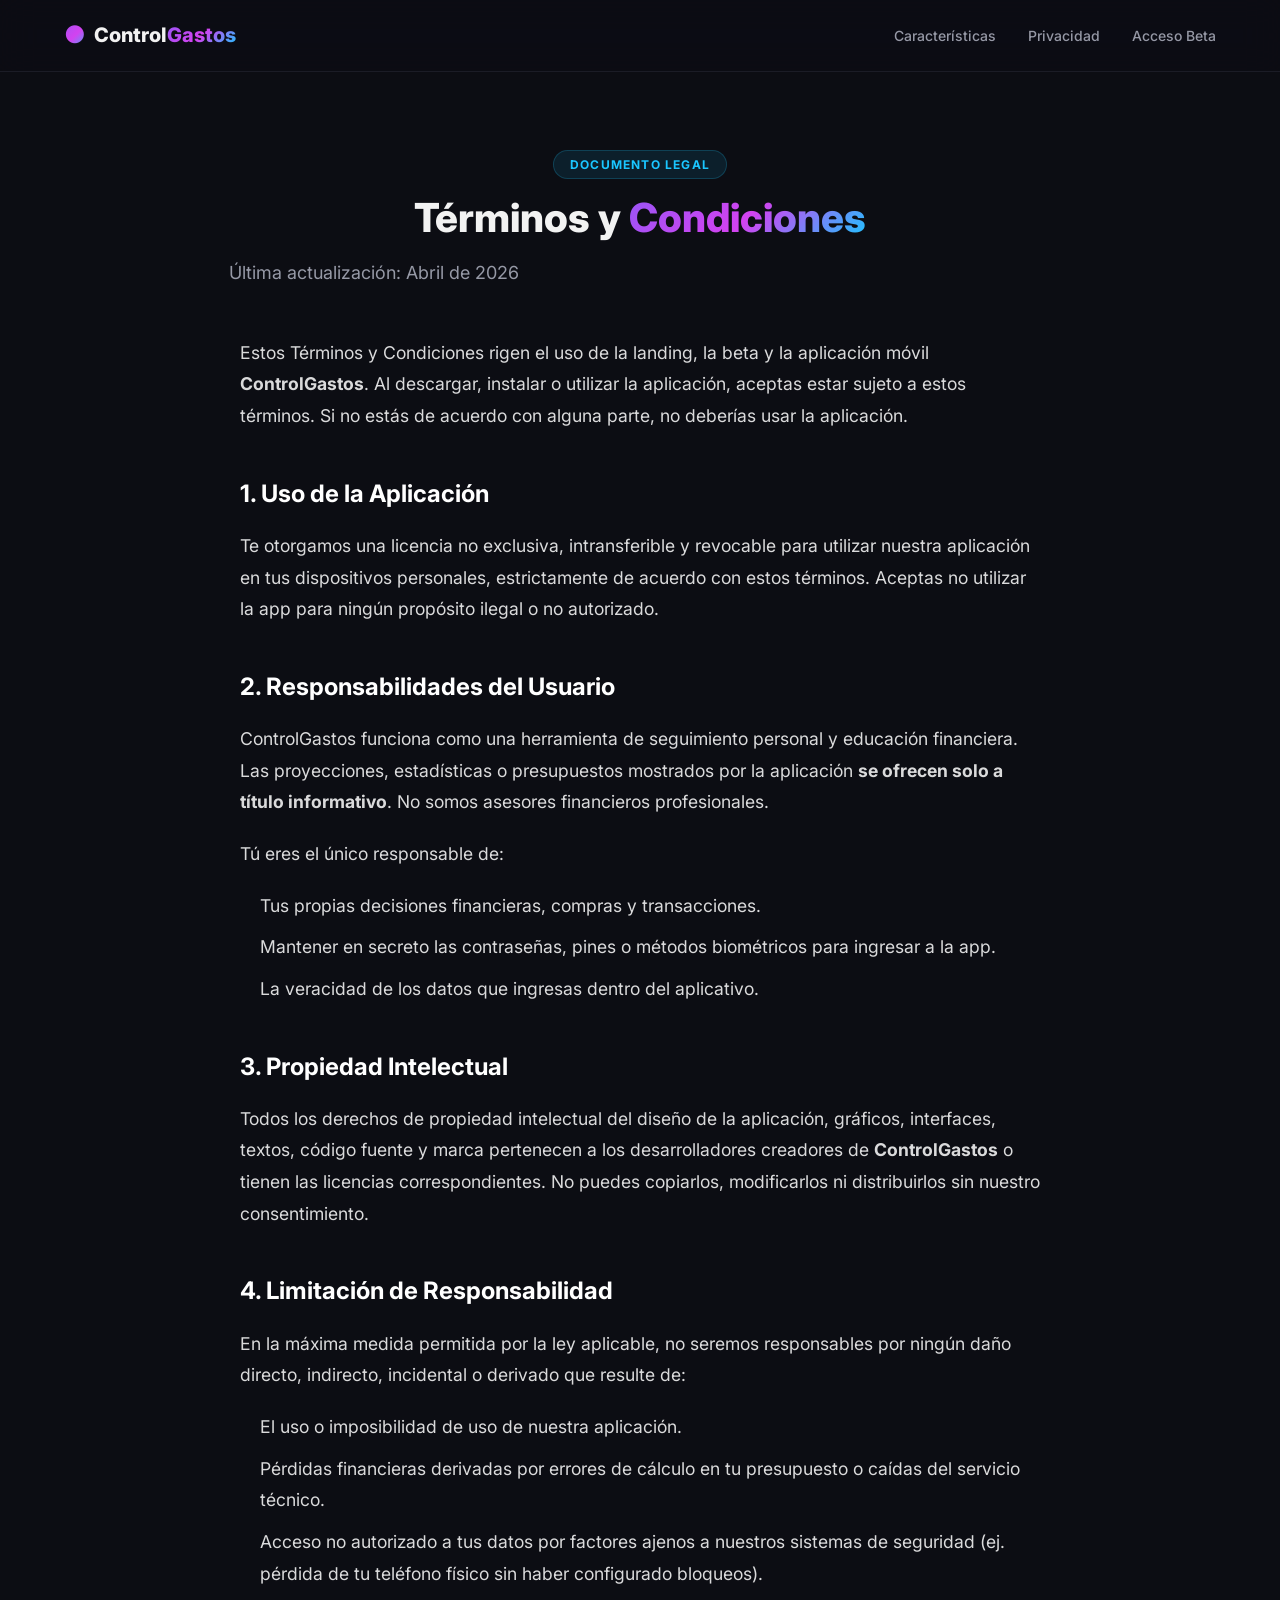
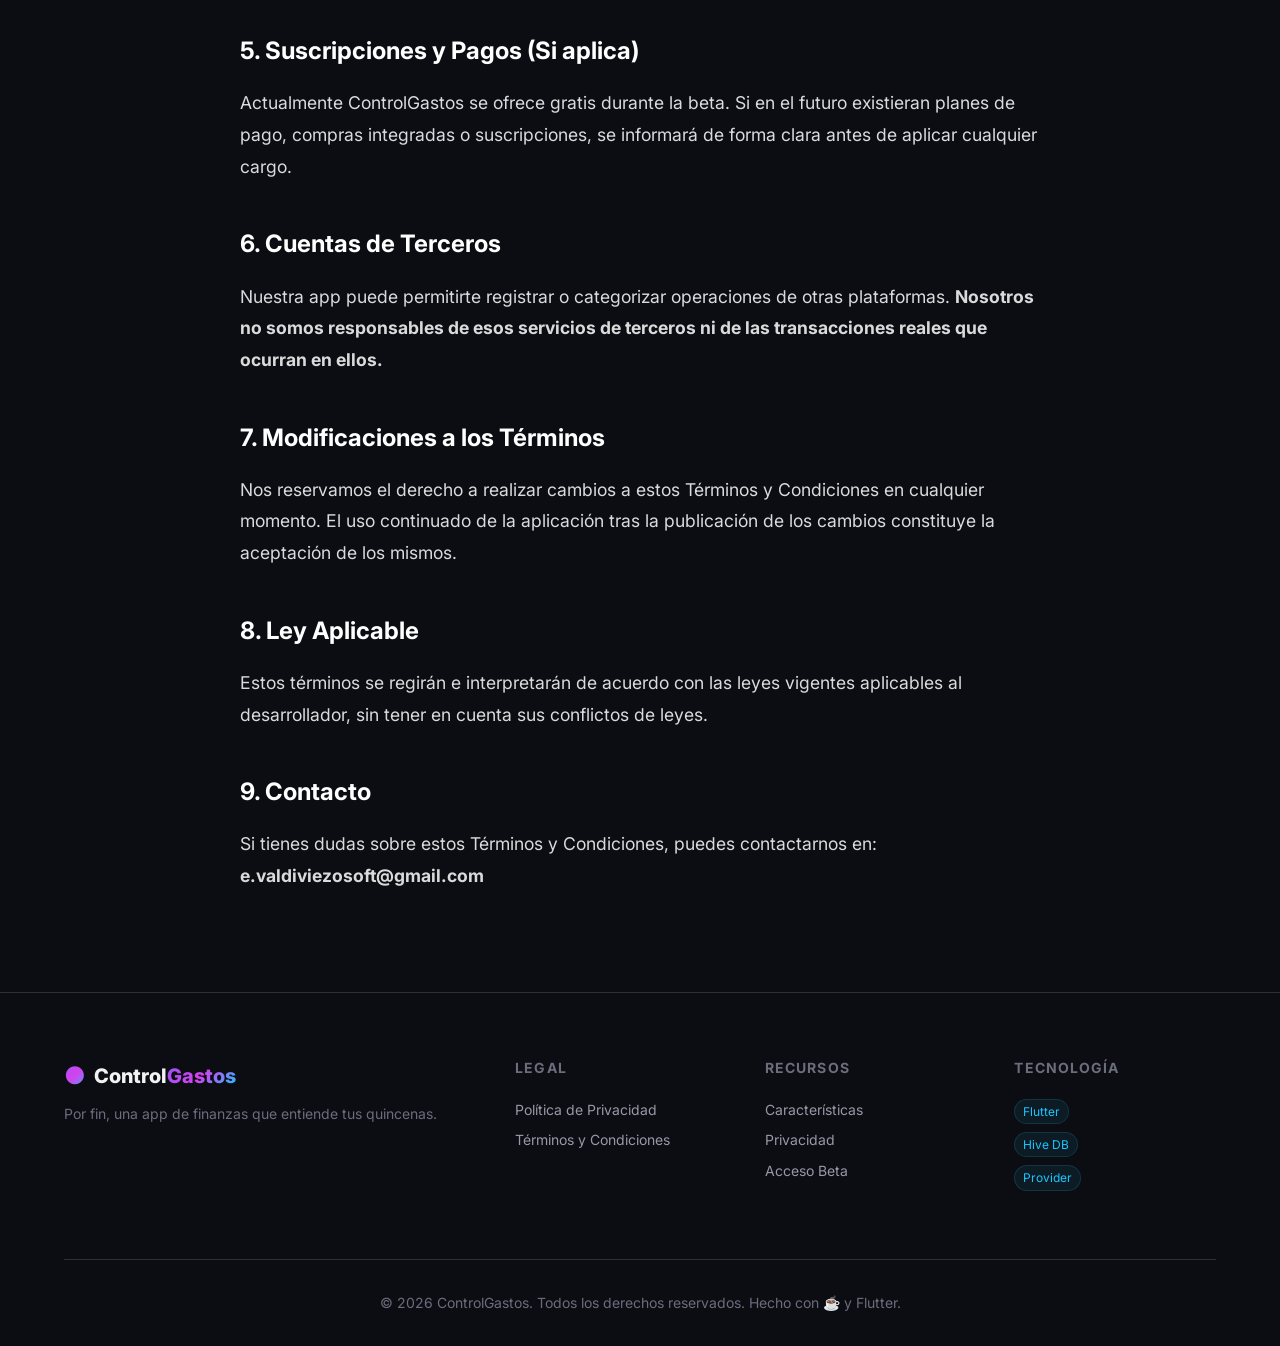
<file: terms.html>
<!DOCTYPE html>
<html lang="es" dir="ltr">

<head>
  <meta charset="UTF-8">
  <meta name="viewport" content="width=device-width, initial-scale=1.0">

  <title>Términos y Condiciones | ControlGastos</title>
  <meta name="description"
    content="Revisa los términos de uso de ControlGastos, app Android gratuita para proyectar tu saldo real, controlar gastos hormiga y administrar rutinas offline.">
  <meta name="author" content="ControlGastos">
  <meta name="robots" content="index, follow">
  <meta name="theme-color" content="#07111f">
  <link rel="canonical" href="https://evaldiviezosoft-ctrl.github.io/Landing_Page_for_App/terms.html">

  <meta property="og:type" content="article">
  <meta property="og:locale" content="es_PE">
  <meta property="og:site_name" content="ControlGastos">
  <meta property="og:url" content="https://evaldiviezosoft-ctrl.github.io/Landing_Page_for_App/terms.html">
  <meta property="og:title" content="Términos y Condiciones | ControlGastos">
  <meta property="og:description"
    content="Condiciones de uso de ControlGastos, app Android para proyectar saldo real y controlar gastos con privacidad offline.">
  <meta property="og:image" content="https://evaldiviezosoft-ctrl.github.io/Landing_Page_for_App/assets/img/og-cover.png">
  <meta property="og:image:width" content="1200">
  <meta property="og:image:height" content="630">
  <meta property="og:image:alt" content="ControlGastos, app Android gratis para proyectar tu saldo real hasta la próxima quincena">

  <meta name="twitter:card" content="summary_large_image">
  <meta name="twitter:title" content="Términos y Condiciones | ControlGastos">
  <meta name="twitter:description"
    content="Condiciones de uso de ControlGastos, app Android para proyectar saldo real y controlar gastos.">
  <meta name="twitter:image" content="https://evaldiviezosoft-ctrl.github.io/Landing_Page_for_App/assets/img/og-cover.png">
  <meta name="twitter:image:alt" content="ControlGastos, app Android gratis para proyectar tu saldo real hasta la próxima quincena">

  <link rel="preconnect" href="https://fonts.googleapis.com">
  <link rel="preconnect" href="https://fonts.gstatic.com" crossorigin>
  <link href="https://fonts.googleapis.com/css2?family=Inter:wght@400;500;600;700;800&display=swap" rel="stylesheet">
  <link rel="stylesheet" href="styles.css">

  <link rel="icon" href="assets/img/favicon.svg" type="image/svg+xml">
  <link rel="apple-touch-icon" href="assets/img/icon-192.png">
  <link rel="manifest" href="site.webmanifest">
  
  <style>
    .legal-section {
      padding: 150px 20px 80px;
      text-align: center;
    }
    .legal-content {
      max-width: 800px;
      margin: 40px auto 0;
      text-align: left;
      color: rgba(255, 255, 255, 0.85);
      font-size: 1.1rem;
      line-height: 1.8;
    }
    .legal-content h2 {
      color: white;
      margin-top: 40px;
      margin-bottom: 15px;
      font-size: 1.5rem;
    }
    .legal-content p {
      margin-bottom: 20px;
    }
    .legal-content ul {
      margin-bottom: 20px;
      padding-left: 20px;
    }
    .legal-content li {
      margin-bottom: 10px;
    }
    html { scroll-behavior: smooth; }
  </style>
</head>

<body>
  <!-- HEADER -->
  <header class="site-header" id="site-header">
    <nav class="nav-container" aria-label="Navegación principal">
      <a href="index.html" class="logo" id="logo-link" aria-label="Ir al inicio">
        <span class="logo-icon" aria-hidden="true">●</span>
        <span class="logo-text">Control<span class="logo-accent">Gastos</span></span>
      </a>
      <button class="nav-toggle" id="nav-toggle" aria-label="Abrir menú de navegación" aria-expanded="false" aria-controls="nav-menu">
        <span class="hamburger-line" aria-hidden="true"></span>
        <span class="hamburger-line" aria-hidden="true"></span>
        <span class="hamburger-line" aria-hidden="true"></span>
      </button>
      <ul class="nav-menu" id="nav-menu" role="list">
        <li><a href="index.html#features" class="nav-link">Características</a></li>
        <li><a href="index.html#privacidad" class="nav-link">Privacidad</a></li>
        <li><a href="index.html#beta" class="nav-link">Acceso Beta</a></li>
      </ul>
    </nav>
  </header>

  <main id="main-content">
    <section class="legal-section">
      <div class="section-container">
        <span class="section-tag" style="display:inline-block; margin-bottom: 1rem;">Documento Legal</span>
        <h1 class="section-title">Términos y <span class="gradient-text">Condiciones</span></h1>
        <p class="section-subtitle">Última actualización: Abril de 2026</p>

        <div class="legal-content">
          <p>Estos Términos y Condiciones rigen el uso de la landing, la beta y la aplicación móvil <strong>ControlGastos</strong>. Al descargar, instalar o utilizar la aplicación, aceptas estar sujeto a estos términos. Si no estás de acuerdo con alguna parte, no deberías usar la aplicación.</p>

          <h2>1. Uso de la Aplicación</h2>
          <p>Te otorgamos una licencia no exclusiva, intransferible y revocable para utilizar nuestra aplicación en tus dispositivos personales, estrictamente de acuerdo con estos términos. Aceptas no utilizar la app para ningún propósito ilegal o no autorizado.</p>

          <h2>2. Responsabilidades del Usuario</h2>
          <p>ControlGastos funciona como una herramienta de seguimiento personal y educación financiera. Las proyecciones, estadísticas o presupuestos mostrados por la aplicación <strong>se ofrecen solo a título informativo</strong>. No somos asesores financieros profesionales.</p>
          <p>Tú eres el único responsable de:</p>
          <ul>
            <li>Tus propias decisiones financieras, compras y transacciones.</li>
            <li>Mantener en secreto las contraseñas, pines o métodos biométricos para ingresar a la app.</li>
            <li>La veracidad de los datos que ingresas dentro del aplicativo.</li>
          </ul>

          <h2>3. Propiedad Intelectual</h2>
          <p>Todos los derechos de propiedad intelectual del diseño de la aplicación, gráficos, interfaces, textos, código fuente y marca pertenecen a los desarrolladores creadores de <strong>ControlGastos</strong> o tienen las licencias correspondientes. No puedes copiarlos, modificarlos ni distribuirlos sin nuestro consentimiento.</p>

          <h2>4. Limitación de Responsabilidad</h2>
          <p>En la máxima medida permitida por la ley aplicable, no seremos responsables por ningún daño directo, indirecto, incidental o derivado que resulte de:</p>
          <ul>
            <li>El uso o imposibilidad de uso de nuestra aplicación.</li>
            <li>Pérdidas financieras derivadas por errores de cálculo en tu presupuesto o caídas del servicio técnico.</li>
            <li>Acceso no autorizado a tus datos por factores ajenos a nuestros sistemas de seguridad (ej. pérdida de tu teléfono físico sin haber configurado bloqueos).</li>
          </ul>

          <h2>5. Suscripciones y Pagos (Si aplica)</h2>
          <p>Actualmente ControlGastos se ofrece gratis durante la beta. Si en el futuro existieran planes de pago, compras integradas o suscripciones, se informará de forma clara antes de aplicar cualquier cargo.</p>

          <h2>6. Cuentas de Terceros</h2>
          <p>Nuestra app puede permitirte registrar o categorizar operaciones de otras plataformas. <strong>Nosotros no somos responsables de esos servicios de terceros ni de las transacciones reales que ocurran en ellos.</strong></p>

          <h2>7. Modificaciones a los Términos</h2>
          <p>Nos reservamos el derecho a realizar cambios a estos Términos y Condiciones en cualquier momento. El uso continuado de la aplicación tras la publicación de los cambios constituye la aceptación de los mismos.</p>

          <h2>8. Ley Aplicable</h2>
          <p>Estos términos se regirán e interpretarán de acuerdo con las leyes vigentes aplicables al desarrollador, sin tener en cuenta sus conflictos de leyes.</p>

          <h2>9. Contacto</h2>
          <p>Si tienes dudas sobre estos Términos y Condiciones, puedes contactarnos en: <br>
          <strong><a href="mailto:e.valdiviezosoft@gmail.com">e.valdiviezosoft@gmail.com</a></strong></p>
        </div>
      </div>
    </section>
  </main>

  <!-- FOOTER -->
  <footer class="site-footer" id="site-footer">
    <div class="footer-container">
      <div class="footer-top">
        <div class="footer-brand">
          <a href="index.html" class="logo" aria-label="Ir al inicio">
            <span class="logo-icon" aria-hidden="true">●</span>
            <span class="logo-text">Control<span class="logo-accent">Gastos</span></span>
          </a>
          <p class="footer-tagline">Por fin, una app de finanzas que entiende tus quincenas.</p>
        </div>
        <nav class="footer-links" aria-label="Enlaces legales">
          <h3 class="footer-heading">Legal</h3>
          <ul role="list">
            <li><a href="privacy.html" class="footer-link">Política de Privacidad</a></li>
            <li><a href="terms.html" class="footer-link">Términos y Condiciones</a></li>
          </ul>
        </nav>
        <nav class="footer-links" aria-label="Recursos">
          <h3 class="footer-heading">Recursos</h3>
          <ul role="list">
            <li><a href="index.html#features" class="footer-link">Características</a></li>
            <li><a href="index.html#privacidad" class="footer-link">Privacidad</a></li>
            <li><a href="index.html#beta" class="footer-link">Acceso Beta</a></li>
          </ul>
        </nav>
        <nav class="footer-links" aria-label="Tecnología del proyecto">
          <h3 class="footer-heading">Tecnología</h3>
          <ul role="list">
            <li><span class="footer-tech-tag">Flutter</span></li>
            <li><span class="footer-tech-tag">Hive DB</span></li>
            <li><span class="footer-tech-tag">Provider</span></li>
          </ul>
        </nav>
      </div>
      <div class="footer-bottom">
        <p>&copy; 2026 ControlGastos. Todos los derechos reservados.</p>
      </div>
    </div>
  </footer>

  <script src="app.js" defer></script>
</body>
</html>
</file>
<file: styles.css>
/* ============================================
   CSS RESET & ROOT VARIABLES
   ============================================ */

*,
*::before,
*::after {
  margin: 0;
  padding: 0;
  box-sizing: border-box;
}

:root {
  /* === Color Palette — Fintech Dark === */
  --color-bg-primary:    hsl(228, 24%, 6%);
  --color-bg-secondary:  hsl(228, 20%, 10%);
  --color-bg-card:       hsl(228, 18%, 13%);
  --color-bg-card-hover: hsl(228, 18%, 16%);
  --color-surface:       hsl(228, 16%, 18%);

  --color-text-primary:   hsl(0, 0%, 95%);
  --color-text-secondary: hsl(228, 8%, 62%);
  --color-text-muted:     hsl(228, 8%, 45%);

  --color-accent-start: hsl(265, 90%, 65%);   /* Purple */
  --color-accent-mid:   hsl(290, 85%, 60%);   /* Magenta */
  --color-accent-end:   hsl(195, 100%, 55%);  /* Cyan */

  --color-success: hsl(150, 70%, 45%);
  --color-success-bg: hsla(150, 70%, 45%, .1);
  --color-error:   hsl(0, 75%, 60%);
  --color-border:  hsl(228, 14%, 20%);
  --color-gold:    hsl(45, 100%, 55%);

  /* === Gradient === */
  --gradient-accent: linear-gradient(135deg, var(--color-accent-start), var(--color-accent-mid), var(--color-accent-end));
  --gradient-glow:   linear-gradient(135deg, hsla(265, 90%, 65%, .3), hsla(195, 100%, 55%, .3));
  --gradient-card:   linear-gradient(145deg, hsla(265, 90%, 65%, .06), hsla(195, 100%, 55%, .06));

  /* === Typography === */
  --font-family: 'Inter', -apple-system, BlinkMacSystemFont, 'Segoe UI', sans-serif;
  --font-size-xs:   0.75rem;
  --font-size-sm:   0.875rem;
  --font-size-base: 1rem;
  --font-size-lg:   1.125rem;
  --font-size-xl:   1.25rem;
  --font-size-2xl:  1.5rem;
  --font-size-3xl:  2rem;
  --font-size-4xl:  2.5rem;
  --font-size-5xl:  3.25rem;
  --font-size-hero: clamp(2rem, 5vw, 3.75rem);

  /* === Spacing === */
  --space-xs:  0.25rem;
  --space-sm:  0.5rem;
  --space-md:  1rem;
  --space-lg:  1.5rem;
  --space-xl:  2rem;
  --space-2xl: 3rem;
  --space-3xl: 4rem;
  --space-4xl: 6rem;
  --space-section: clamp(4rem, 8vw, 8rem);

  /* === Layout === */
  --max-width: 1200px;
  --header-height: 72px;

  /* === Border Radius === */
  --radius-sm:   0.375rem;
  --radius-md:   0.75rem;
  --radius-lg:   1rem;
  --radius-xl:   1.5rem;
  --radius-full: 9999px;

  /* === Shadows === */
  --shadow-sm:   0 1px 2px hsla(0,0%,0%,.3);
  --shadow-md:   0 4px 12px hsla(0,0%,0%,.4);
  --shadow-lg:   0 8px 32px hsla(0,0%,0%,.5);
  --shadow-glow: 0 0 40px hsla(265, 90%, 65%, .15), 0 0 80px hsla(195, 100%, 55%, .1);

  /* === Transitions === */
  --transition-fast:   150ms cubic-bezier(.4,0,.2,1);
  --transition-base:   250ms cubic-bezier(.4,0,.2,1);
  --transition-slow:   400ms cubic-bezier(.4,0,.2,1);
  --transition-spring: 500ms cubic-bezier(.34,1.56,.64,1);
}


/* ============================================
   BASE STYLES
   ============================================ */

html {
  scroll-behavior: smooth;
  scroll-padding-top: var(--header-height);
  -webkit-text-size-adjust: 100%;
}

body {
  font-family: var(--font-family);
  font-size: var(--font-size-base);
  line-height: 1.6;
  color: var(--color-text-primary);
  background-color: var(--color-bg-primary);
  -webkit-font-smoothing: antialiased;
  -moz-osx-font-smoothing: grayscale;
  overflow-x: hidden;
}

a {
  color: inherit;
  text-decoration: none;
  transition: color var(--transition-fast);
}

a:focus-visible,
button:focus-visible,
input:focus-visible {
  outline: 2px solid var(--color-accent-start);
  outline-offset: 2px;
  border-radius: var(--radius-sm);
}

img {
  max-width: 100%;
  height: auto;
  display: block;
}

ul { list-style: none; }

button {
  cursor: pointer;
  border: none;
  background: none;
  font-family: inherit;
  font-size: inherit;
  color: inherit;
}

details { display: block; }

/* Honeypot anti-bot */
.hp-field {
  position: absolute;
  left: -9999px;
  opacity: 0;
  height: 0;
  overflow: hidden;
  pointer-events: none;
}


/* ============================================
   UTILITY CLASSES
   ============================================ */

.gradient-text {
  background: var(--gradient-accent);
  -webkit-background-clip: text;
  background-clip: text;
  -webkit-text-fill-color: transparent;
}

.section-container {
  max-width: var(--max-width);
  margin: 0 auto;
  padding: 0 var(--space-lg);
}

.section-tag {
  display: inline-block;
  font-size: var(--font-size-xs);
  font-weight: 700;
  letter-spacing: 0.1em;
  text-transform: uppercase;
  color: var(--color-accent-end);
  background: hsla(195, 100%, 55%, .1);
  border: 1px solid hsla(195, 100%, 55%, .2);
  padding: var(--space-xs) var(--space-md);
  border-radius: var(--radius-full);
  margin-bottom: var(--space-lg);
}

.section-title {
  font-size: var(--font-size-3xl);
  font-weight: 800;
  line-height: 1.15;
  margin-bottom: var(--space-md);
}

.section-subtitle {
  font-size: var(--font-size-lg);
  color: var(--color-text-secondary);
  max-width: 620px;
  margin-bottom: var(--space-2xl);
  line-height: 1.75;
}


/* ============================================
   SCROLL REVEAL ANIMATIONS
   ============================================ */

.reveal {
  opacity: 0;
  transform: translateY(30px);
  transition: opacity 0.7s cubic-bezier(.4,0,.2,1),
              transform 0.7s cubic-bezier(.4,0,.2,1);
}

.reveal.is-visible {
  opacity: 1;
  transform: translateY(0);
}

.reveal-delay-1 { transition-delay: 0.1s; }
.reveal-delay-2 { transition-delay: 0.2s; }
.reveal-delay-3 { transition-delay: 0.3s; }
.reveal-delay-4 { transition-delay: 0.4s; }
.reveal-delay-5 { transition-delay: 0.5s; }
.reveal-delay-6 { transition-delay: 0.6s; }


/* ============================================
   HEADER & NAVIGATION
   ============================================ */

.site-header {
  position: fixed;
  top: 0;
  left: 0;
  right: 0;
  z-index: 1000;
  height: var(--header-height);
  background: hsla(228, 24%, 6%, .75);
  backdrop-filter: blur(20px) saturate(180%);
  -webkit-backdrop-filter: blur(20px) saturate(180%);
  border-bottom: 1px solid hsla(228, 14%, 20%, .5);
  transition: background var(--transition-base), box-shadow var(--transition-base);
}

.site-header.scrolled {
  background: hsla(228, 24%, 6%, .92);
  box-shadow: var(--shadow-md);
}

.nav-container {
  max-width: var(--max-width);
  margin: 0 auto;
  padding: 0 var(--space-lg);
  height: 100%;
  display: flex;
  align-items: center;
  justify-content: space-between;
}

/* Logo */
.logo {
  display: flex;
  align-items: center;
  gap: var(--space-sm);
  font-size: var(--font-size-xl);
  font-weight: 800;
  z-index: 1001;
}

.logo-icon {
  font-size: var(--font-size-2xl);
  background: var(--gradient-accent);
  -webkit-background-clip: text;
  background-clip: text;
  -webkit-text-fill-color: transparent;
}

.logo-accent {
  background: var(--gradient-accent);
  -webkit-background-clip: text;
  background-clip: text;
  -webkit-text-fill-color: transparent;
}

/* Hamburger */
.nav-toggle {
  display: flex;
  flex-direction: column;
  gap: 5px;
  z-index: 1001;
  padding: var(--space-sm);
}

.hamburger-line {
  display: block;
  width: 24px;
  height: 2px;
  background: var(--color-text-primary);
  border-radius: var(--radius-full);
  transition: transform var(--transition-base), opacity var(--transition-fast);
}

.nav-toggle.active .hamburger-line:nth-child(1) {
  transform: translateY(7px) rotate(45deg);
}
.nav-toggle.active .hamburger-line:nth-child(2) {
  opacity: 0;
}
.nav-toggle.active .hamburger-line:nth-child(3) {
  transform: translateY(-7px) rotate(-45deg);
}

/* Nav Menu (Mobile Default) */
.nav-menu {
  position: fixed;
  top: 0;
  right: 0;
  width: 100%;
  height: 100dvh;
  background: var(--color-bg-primary);
  display: flex;
  flex-direction: column;
  align-items: center;
  justify-content: center;
  gap: var(--space-xl);
  transform: translateX(100%);
  transition: transform var(--transition-slow);
  z-index: 999;
}

.nav-menu.open {
  transform: translateX(0);
}

.nav-link {
  font-size: var(--font-size-lg);
  font-weight: 500;
  color: var(--color-text-secondary);
  transition: color var(--transition-fast);
  position: relative;
}

.nav-link:hover,
.nav-link:focus,
.nav-link.active {
  color: var(--color-text-primary);
}

.nav-cta {
  background: var(--gradient-accent);
  color: white !important;
  padding: var(--space-sm) var(--space-lg);
  border-radius: var(--radius-full);
  font-weight: 600;
  transition: transform var(--transition-fast), box-shadow var(--transition-fast);
}

.nav-cta:hover {
  transform: translateY(-2px);
  box-shadow: var(--shadow-glow);
}


/* ============================================
   HERO SECTION
   ============================================ */

.hero {
  min-height: 100dvh;
  display: flex;
  align-items: center;
  padding-top: calc(var(--header-height) + var(--space-2xl));
  padding-bottom: var(--space-3xl);
  position: relative;
  overflow: hidden;
}

.hero::before {
  content: '';
  position: absolute;
  top: -30%;
  left: -10%;
  width: 60%;
  height: 80%;
  background: radial-gradient(ellipse, hsla(265, 90%, 65%, .12), transparent 60%);
  pointer-events: none;
  animation: float-ambient 8s ease-in-out infinite alternate;
}

.hero::after {
  content: '';
  position: absolute;
  bottom: -20%;
  right: -15%;
  width: 50%;
  height: 70%;
  background: radial-gradient(ellipse, hsla(195, 100%, 55%, .1), transparent 60%);
  pointer-events: none;
  animation: float-ambient 10s ease-in-out infinite alternate-reverse;
}

@keyframes float-ambient {
  0%   { transform: translate(0, 0); }
  100% { transform: translate(30px, -20px); }
}

.hero-container {
  max-width: var(--max-width);
  margin: 0 auto;
  padding: 0 var(--space-lg);
  display: grid;
  grid-template-columns: 1fr;
  gap: var(--space-3xl);
  align-items: center;
  position: relative;
  z-index: 1;
}

.hero-content {
  text-align: center;
}

.hero-badge {
  display: inline-block;
  font-size: var(--font-size-sm);
  font-weight: 600;
  background: var(--gradient-card);
  border: 1px solid var(--color-border);
  padding: var(--space-xs) var(--space-md);
  border-radius: var(--radius-full);
  margin-bottom: var(--space-lg);
  animation: badge-pulse 3s ease-in-out infinite;
}

@keyframes badge-pulse {
  0%, 100% { box-shadow: 0 0 0 0 hsla(265, 90%, 65%, .2); }
  50%       { box-shadow: 0 0 0 8px hsla(265, 90%, 65%, 0); }
}

.hero-title {
  font-size: var(--font-size-hero);
  font-weight: 800;
  line-height: 1.1;
  letter-spacing: -0.03em;
  margin-bottom: var(--space-lg);
}

.hero-subtitle {
  font-size: var(--font-size-lg);
  color: var(--color-text-secondary);
  max-width: 540px;
  margin: 0 auto var(--space-xl);
  line-height: 1.75;
}

.hero-subtitle strong {
  color: var(--color-text-primary);
}

/* Hero Buttons */
.hero-buttons {
  display: flex;
  flex-wrap: wrap;
  gap: var(--space-md);
  justify-content: center;
  margin-bottom: var(--space-xl);
}

.btn {
  display: inline-flex;
  align-items: center;
  gap: var(--space-sm);
  padding: 0.85rem 1.75rem;
  font-weight: 600;
  font-size: var(--font-size-base);
  border-radius: var(--radius-md);
  transition: transform var(--transition-fast),
              box-shadow var(--transition-fast),
              background var(--transition-fast);
  white-space: nowrap;
}

.btn-primary {
  background: var(--gradient-accent);
  color: #fff;
  box-shadow: 0 4px 20px hsla(265, 90%, 65%, .3);
}

.btn-primary:hover:not(:disabled) {
  transform: translateY(-3px);
  box-shadow: 0 8px 30px hsla(265, 90%, 65%, .45);
}

.btn-secondary {
  background: var(--color-bg-card);
  color: var(--color-text-primary);
  border: 1px solid var(--color-border);
}

.btn-secondary:hover {
  background: var(--color-bg-card-hover);
  transform: translateY(-3px);
  box-shadow: var(--shadow-md);
}

.btn-full {
  width: 100%;
  justify-content: center;
}

/* Store Buttons */
.btn-store-wrapper {
  position: relative;
  display: inline-flex;
  align-items: center;
}

.btn-store {
  gap: var(--space-sm);
}

.btn-store-text {
  display: flex;
  flex-direction: column;
  align-items: flex-start;
}

.btn-store-sub {
  font-size: 0.65rem;
  font-weight: 400;
  opacity: 0.8;
  line-height: 1;
}

.btn-store-main {
  font-size: var(--font-size-base);
  font-weight: 700;
  line-height: 1.2;
}

.btn-coming-soon {
  opacity: 0.55;
  cursor: not-allowed;
}

.coming-soon-badge {
  position: absolute;
  top: -10px;
  right: -10px;
  background: var(--color-gold);
  color: hsl(228, 24%, 6%);
  font-size: 0.6rem;
  font-weight: 800;
  text-transform: uppercase;
  letter-spacing: 0.05em;
  padding: 2px 7px;
  border-radius: var(--radius-full);
  pointer-events: none;
}

/* Hero Indicators */
.hero-indicators {
  display: flex;
  flex-wrap: wrap;
  justify-content: center;
  gap: var(--space-lg);
  margin-top: var(--space-md);
}

.indicator-item {
  display: flex;
  align-items: center;
  gap: var(--space-xs);
  font-size: var(--font-size-sm);
  color: var(--color-text-muted);
}

.indicator-dot {
  width: 8px;
  height: 8px;
  border-radius: var(--radius-full);
  flex-shrink: 0;
  animation: dot-pulse 2s ease-in-out infinite;
}

.indicator-green  { background: var(--color-success); box-shadow: 0 0 6px var(--color-success); }
.indicator-cyan   { background: var(--color-accent-end); box-shadow: 0 0 6px var(--color-accent-end); }
.indicator-purple { background: var(--color-accent-start); box-shadow: 0 0 6px var(--color-accent-start); }

@keyframes dot-pulse {
  0%, 100% { opacity: 1; }
  50%       { opacity: 0.5; }
}

/* Hero Image */
.hero-image {
  display: flex;
  justify-content: center;
  position: relative;
}

.phone-glow {
  position: absolute;
  top: 50%;
  left: 50%;
  transform: translate(-50%, -50%);
  width: 320px;
  height: 420px;
  background: var(--gradient-glow);
  filter: blur(80px);
  border-radius: 50%;
  animation: glow-pulse 4s ease-in-out infinite alternate;
}

@keyframes glow-pulse {
  0%   { opacity: 0.5; transform: translate(-50%, -50%) scale(0.95); }
  100% { opacity: 0.85; transform: translate(-50%, -50%) scale(1.1); }
}

.phone-mockup {
  position: relative;
  z-index: 1;
  max-width: 340px;
  border-radius: var(--radius-xl);
  box-shadow: 0 30px 80px hsla(0,0%,0%,.6), 0 0 0 1px hsla(255,100%,100%,.08);
  animation: float-phone 6s ease-in-out infinite;
}

@keyframes float-phone {
  0%, 100% { transform: translateY(0); }
  50%       { transform: translateY(-15px); }
}


/* ============================================
   EL PROBLEMA SECTION
   ============================================ */

.problema {
  padding: var(--space-section) 0;
  position: relative;
}

.problema::before {
  content: '';
  position: absolute;
  top: 0;
  left: 10%;
  right: 10%;
  height: 1px;
  background: var(--gradient-accent);
  opacity: 0.2;
}

.problema .section-title,
.problema .section-subtitle,
.problema .section-tag {
  text-align: center;
}

.problema .section-tag {
  display: block;
}

.problema .section-subtitle {
  margin: 0 auto var(--space-2xl);
}

.problema-grid {
  display: grid;
  grid-template-columns: 1fr;
  gap: var(--space-lg);
}

.problema-card {
  background: var(--color-bg-card);
  border: 1px solid var(--color-border);
  border-radius: var(--radius-lg);
  padding: var(--space-xl);
  text-align: center;
  transition: transform var(--transition-base), box-shadow var(--transition-base);
  position: relative;
  overflow: hidden;
}

.problema-card::after {
  content: '';
  position: absolute;
  bottom: 0;
  left: 0;
  right: 0;
  height: 3px;
  background: linear-gradient(90deg, hsla(0,75%,60%,.4), hsla(30,90%,60%,.4));
  opacity: 0;
  transition: opacity var(--transition-base);
}

.problema-card:hover {
  transform: translateY(-4px);
  box-shadow: var(--shadow-md);
}

.problema-card:hover::after {
  opacity: 1;
}

.problema-icon {
  font-size: 2.5rem;
  margin-bottom: var(--space-md);
  display: block;
}

.problema-card-title {
  font-size: var(--font-size-xl);
  font-weight: 700;
  margin-bottom: var(--space-sm);
  line-height: 1.3;
}

.problema-card-desc {
  font-size: var(--font-size-sm);
  color: var(--color-text-secondary);
  line-height: 1.75;
}


/* ============================================
   FEATURES SECTION
   ============================================ */

.features {
  padding: var(--space-section) 0;
  background: var(--color-bg-secondary);
  position: relative;
}

.features::before {
  content: '';
  position: absolute;
  top: 0;
  left: 10%;
  right: 10%;
  height: 1px;
  background: var(--gradient-accent);
  opacity: 0.3;
}

.features .section-title,
.features .section-subtitle {
  text-align: center;
}

.features .section-tag {
  display: block;
  text-align: center;
}

.features .section-subtitle {
  margin-left: auto;
  margin-right: auto;
}

.features-grid {
  display: grid;
  grid-template-columns: 1fr;
  gap: var(--space-lg);
}

.feature-card {
  background: var(--color-bg-card);
  border: 1px solid var(--color-border);
  border-radius: var(--radius-lg);
  padding: var(--space-xl);
  transition: transform var(--transition-base),
              box-shadow var(--transition-base),
              border-color var(--transition-base),
              background var(--transition-base);
  position: relative;
  overflow: hidden;
  display: flex;
  flex-direction: column;
}

.feature-card::before {
  content: '';
  position: absolute;
  top: 0;
  left: 0;
  right: 0;
  height: 3px;
  background: var(--gradient-accent);
  transform: scaleX(0);
  transform-origin: left;
  transition: transform var(--transition-slow);
}

.feature-card:hover {
  transform: translateY(-6px);
  box-shadow: var(--shadow-lg), var(--shadow-glow);
  border-color: hsla(265, 90%, 65%, .2);
  background: var(--color-bg-card-hover);
}

.feature-card:hover::before {
  transform: scaleX(1);
}

.feature-icon {
  display: inline-flex;
  align-items: center;
  justify-content: center;
  width: 56px;
  height: 56px;
  border-radius: var(--radius-md);
  background: var(--gradient-card);
  border: 1px solid hsla(265, 90%, 65%, .15);
  color: var(--color-accent-end);
  margin-bottom: var(--space-lg);
  transition: transform var(--transition-spring);
  flex-shrink: 0;
}

.feature-card:hover .feature-icon {
  transform: scale(1.1) rotate(-5deg);
}

.feature-title {
  font-size: var(--font-size-xl);
  font-weight: 700;
  margin-bottom: var(--space-sm);
}

.feature-desc {
  font-size: var(--font-size-sm);
  color: var(--color-text-secondary);
  line-height: 1.75;
  flex: 1;
}

.feature-desc strong {
  color: var(--color-text-primary);
}

.feature-desc em {
  color: var(--color-accent-end);
  font-style: normal;
}

.feature-badge {
  display: inline-block;
  margin-top: var(--space-md);
  font-size: var(--font-size-xs);
  font-weight: 700;
  padding: var(--space-xs) var(--space-sm);
  border-radius: var(--radius-full);
  width: fit-content;
}

.feature-badge-star {
  background: hsla(45, 100%, 55%, .1);
  color: var(--color-gold);
  border: 1px solid hsla(45, 100%, 55%, .25);
}

.feature-badge-green {
  background: var(--color-success-bg);
  color: var(--color-success);
  border: 1px solid hsla(150, 70%, 45%, .25);
}


/* ============================================
   CÓMO FUNCIONA SECTION
   ============================================ */

.como-funciona {
  padding: var(--space-section) 0;
}

.como-funciona .section-title,
.como-funciona .section-subtitle {
  text-align: center;
}

.como-funciona .section-tag {
  display: block;
  text-align: center;
}

.como-funciona .section-subtitle {
  margin: 0 auto var(--space-2xl);
}

.steps-grid {
  display: grid;
  grid-template-columns: 1fr;
  gap: var(--space-lg);
  position: relative;
}

.step-card {
  background: var(--color-bg-card);
  border: 1px solid var(--color-border);
  border-radius: var(--radius-lg);
  padding: var(--space-xl);
  position: relative;
  transition: transform var(--transition-base), box-shadow var(--transition-base);
  overflow: hidden;
}

.step-card:hover {
  transform: translateY(-4px);
  box-shadow: var(--shadow-md);
}

.step-number {
  font-size: 4rem;
  font-weight: 900;
  line-height: 1;
  background: var(--gradient-accent);
  -webkit-background-clip: text;
  background-clip: text;
  -webkit-text-fill-color: transparent;
  opacity: 0.15;
  position: absolute;
  top: var(--space-md);
  right: var(--space-lg);
  pointer-events: none;
  user-select: none;
}

.step-icon {
  display: inline-flex;
  align-items: center;
  justify-content: center;
  width: 52px;
  height: 52px;
  border-radius: var(--radius-md);
  background: var(--gradient-card);
  border: 1px solid hsla(265, 90%, 65%, .15);
  color: var(--color-accent-end);
  margin-bottom: var(--space-md);
  transition: transform var(--transition-spring);
}

.step-card:hover .step-icon {
  transform: scale(1.1);
}

.step-title {
  font-size: var(--font-size-xl);
  font-weight: 700;
  margin-bottom: var(--space-sm);
}

.step-desc {
  font-size: var(--font-size-sm);
  color: var(--color-text-secondary);
  line-height: 1.75;
}

.step-desc strong {
  color: var(--color-text-primary);
}


/* ============================================
   PRIVACIDAD SECTION
   ============================================ */

.privacidad {
  padding: var(--space-section) 0;
  background: var(--color-bg-secondary);
  position: relative;
}

.privacidad::before {
  content: '';
  position: absolute;
  top: 0;
  left: 10%;
  right: 10%;
  height: 1px;
  background: var(--gradient-accent);
  opacity: 0.2;
}

.privacidad-layout {
  display: grid;
  grid-template-columns: 1fr;
  gap: var(--space-3xl);
  align-items: center;
}

/* Privacy Visual */
.privacidad-visual {
  display: flex;
  flex-direction: column;
  align-items: center;
  gap: var(--space-lg);
}

.privacy-icon-wrapper {
  position: relative;
  display: flex;
  align-items: center;
  justify-content: center;
  width: 160px;
  height: 160px;
}

.privacy-main-icon {
  color: var(--color-accent-end);
  filter: drop-shadow(0 0 20px hsla(195, 100%, 55%, .4));
  animation: float-phone 5s ease-in-out infinite;
}

.privacy-glow {
  position: absolute;
  inset: 0;
  background: radial-gradient(circle, hsla(195, 100%, 55%, .15), transparent 70%);
  border-radius: 50%;
  filter: blur(20px);
}

.privacy-stat-chip {
  display: flex;
  align-items: center;
  gap: var(--space-sm);
  background: var(--color-bg-card);
  border: 1px solid var(--color-border);
  border-radius: var(--radius-full);
  padding: var(--space-sm) var(--space-lg);
  font-size: var(--font-size-sm);
  font-weight: 600;
  color: var(--color-text-secondary);
}

/* Privacy Content */
.privacidad-content .section-tag {
  display: inline-block;
}

.privacidad-list {
  display: flex;
  flex-direction: column;
  gap: var(--space-lg);
}

.privacidad-item {
  display: flex;
  align-items: flex-start;
  gap: var(--space-md);
  padding: var(--space-lg);
  background: var(--color-bg-card);
  border: 1px solid var(--color-border);
  border-radius: var(--radius-md);
  transition: border-color var(--transition-base), box-shadow var(--transition-base);
}

.privacidad-item:hover {
  border-color: hsla(150, 70%, 45%, .3);
  box-shadow: 0 0 20px hsla(150, 70%, 45%, .08);
}

.privacidad-check {
  flex-shrink: 0;
  display: inline-flex;
  align-items: center;
  justify-content: center;
  width: 32px;
  height: 32px;
  background: var(--color-success-bg);
  color: var(--color-success);
  border-radius: var(--radius-full);
  font-weight: 700;
  font-size: var(--font-size-sm);
  margin-top: 2px;
}

.privacidad-item strong {
  display: block;
  margin-bottom: var(--space-xs);
  font-size: var(--font-size-base);
  color: var(--color-text-primary);
}

.privacidad-item p {
  font-size: var(--font-size-sm);
  color: var(--color-text-secondary);
}


/* ============================================
   BETA / CTA SECTION
   ============================================ */

.beta {
  padding: var(--space-section) 0;
  position: relative;
}

.beta-card {
  max-width: 580px;
  margin: 0 auto;
  text-align: center;
  background: var(--color-bg-card);
  border: 1px solid var(--color-border);
  border-radius: var(--radius-xl);
  padding: var(--space-3xl) var(--space-xl);
  box-shadow: var(--shadow-lg);
  position: relative;
  overflow: hidden;
}

.beta-card::before {
  content: '';
  position: absolute;
  top: -60px;
  right: -60px;
  width: 200px;
  height: 200px;
  background: radial-gradient(circle, hsla(265, 90%, 65%, .12), transparent 70%);
  pointer-events: none;
}

.beta-card::after {
  content: '';
  position: absolute;
  bottom: -60px;
  left: -60px;
  width: 200px;
  height: 200px;
  background: radial-gradient(circle, hsla(195, 100%, 55%, .1), transparent 70%);
  pointer-events: none;
}

.beta-card .section-tag,
.beta-card .section-title,
.beta-card .section-subtitle {
  position: relative;
  z-index: 1;
}

.beta-card .section-subtitle {
  margin-left: auto;
  margin-right: auto;
}

/* Form */
.beta-form {
  position: relative;
  z-index: 1;
  display: flex;
  flex-direction: column;
  gap: var(--space-lg);
  text-align: left;
}

.form-group {
  display: flex;
  flex-direction: column;
  gap: var(--space-xs);
}

.form-label {
  font-size: var(--font-size-sm);
  font-weight: 600;
  color: var(--color-text-secondary);
}

.form-input {
  width: 100%;
  padding: 0.85rem 1rem;
  font-family: var(--font-family);
  font-size: var(--font-size-base);
  color: var(--color-text-primary);
  background: var(--color-bg-primary);
  border: 1px solid var(--color-border);
  border-radius: var(--radius-md);
  transition: border-color var(--transition-fast), box-shadow var(--transition-fast);
}

.form-input::placeholder {
  color: var(--color-text-muted);
}

.form-input:focus {
  border-color: var(--color-accent-start);
  box-shadow: 0 0 0 3px hsla(265, 90%, 65%, .15);
  outline: none;
}

.form-input.input-error {
  border-color: var(--color-error);
  box-shadow: 0 0 0 3px hsla(0, 75%, 60%, .15);
}

.form-input.input-success {
  border-color: var(--color-success);
}

.form-error {
  font-size: var(--font-size-xs);
  color: var(--color-error);
  min-height: 1rem;
}

.form-consent {
  flex-direction: row;
  flex-wrap: wrap;
  align-items: flex-start;
  gap: var(--space-sm);
}

.form-consent input[type="checkbox"] {
  margin-top: 3px;
  accent-color: var(--color-accent-start);
  width: 18px;
  height: 18px;
  flex-shrink: 0;
}

.consent-label {
  font-size: var(--font-size-sm);
  color: var(--color-text-secondary);
  flex: 1;
}

.consent-label a {
  color: var(--color-accent-end);
  text-decoration: underline;
  text-underline-offset: 2px;
}

.consent-label a:hover {
  color: var(--color-text-primary);
}

#consent-error {
  width: 100%;
}

/* Submit Button Loading State */
.btn-text { display: inline; }
.btn-loader {
  display: none;
  width: 20px;
  height: 20px;
  border: 2px solid hsla(0,0%,100%,.3);
  border-top-color: #fff;
  border-radius: 50%;
  animation: spin .7s linear infinite;
}

@keyframes spin {
  to { transform: rotate(360deg); }
}

.btn.is-loading .btn-text { display: none; }
.btn.is-loading .btn-loader { display: inline-block; }
.btn.is-loading { pointer-events: none; opacity: .7; }

/* Success Message */
.form-success {
  position: relative;
  z-index: 1;
  padding: var(--space-xl);
  text-align: center;
}

.success-icon {
  font-size: 3rem;
  display: block;
  margin-bottom: var(--space-md);
}

.success-title {
  font-size: var(--font-size-xl);
  font-weight: 700;
  margin-bottom: var(--space-sm);
  color: var(--color-success);
}

.success-text {
  color: var(--color-text-secondary);
  font-size: var(--font-size-sm);
}

/* Guarantees below form */
.beta-guarantees {
  display: flex;
  flex-wrap: wrap;
  justify-content: center;
  gap: var(--space-lg);
  margin-top: var(--space-lg);
  position: relative;
  z-index: 1;
}

.guarantee-item {
  font-size: var(--font-size-xs);
  color: var(--color-text-muted);
  font-weight: 500;
}


/* ============================================
   FAQ SECTION
   ============================================ */

.faq {
  padding: var(--space-section) 0;
  background: var(--color-bg-secondary);
  position: relative;
}

.faq::before {
  content: '';
  position: absolute;
  top: 0;
  left: 10%;
  right: 10%;
  height: 1px;
  background: var(--gradient-accent);
  opacity: 0.2;
}

.faq .section-title,
.faq .section-tag {
  text-align: center;
}

.faq .section-tag {
  display: block;
}

.faq-list {
  max-width: 760px;
  margin: 0 auto;
  display: flex;
  flex-direction: column;
  gap: var(--space-md);
}

.faq-item {
  background: var(--color-bg-card);
  border: 1px solid var(--color-border);
  border-radius: var(--radius-lg);
  overflow: hidden;
  transition: border-color var(--transition-base);
}

.faq-item[open] {
  border-color: hsla(265, 90%, 65%, .3);
}

.faq-question {
  display: flex;
  align-items: center;
  justify-content: space-between;
  padding: var(--space-lg) var(--space-xl);
  font-size: var(--font-size-base);
  font-weight: 600;
  cursor: pointer;
  list-style: none;
  transition: color var(--transition-fast);
  gap: var(--space-md);
}

.faq-question::-webkit-details-marker {
  display: none;
}

.faq-question::after {
  content: '+';
  font-size: var(--font-size-xl);
  font-weight: 300;
  color: var(--color-accent-end);
  flex-shrink: 0;
  transition: transform var(--transition-base);
}

details[open] .faq-question::after {
  transform: rotate(45deg);
}

.faq-question:hover {
  color: var(--color-accent-end);
}

.faq-answer {
  padding: 0 var(--space-xl) var(--space-lg);
}

.faq-answer p {
  font-size: var(--font-size-sm);
  color: var(--color-text-secondary);
  line-height: 1.8;
}

.faq-answer p strong {
  color: var(--color-text-primary);
}


/* ============================================
   FOOTER
   ============================================ */

.site-footer {
  padding: var(--space-3xl) 0 var(--space-xl);
  border-top: 1px solid var(--color-border);
}

.footer-container {
  max-width: var(--max-width);
  margin: 0 auto;
  padding: 0 var(--space-lg);
}

.footer-top {
  display: grid;
  grid-template-columns: 1fr;
  gap: var(--space-2xl);
  margin-bottom: var(--space-3xl);
}

.footer-tagline {
  color: var(--color-text-muted);
  font-size: var(--font-size-sm);
  margin-top: var(--space-sm);
  line-height: 1.6;
}

.footer-heading {
  font-size: var(--font-size-sm);
  font-weight: 700;
  text-transform: uppercase;
  letter-spacing: 0.08em;
  color: var(--color-text-muted);
  margin-bottom: var(--space-md);
}

.footer-link {
  display: block;
  padding: var(--space-xs) 0;
  font-size: var(--font-size-sm);
  color: var(--color-text-secondary);
  transition: color var(--transition-fast), transform var(--transition-fast);
}

.footer-link:hover {
  color: var(--color-text-primary);
  transform: translateX(4px);
}

.footer-tech-tag {
  display: inline-block;
  font-size: var(--font-size-xs);
  color: var(--color-accent-end);
  background: hsla(195, 100%, 55%, .08);
  border: 1px solid hsla(195, 100%, 55%, .15);
  border-radius: var(--radius-full);
  padding: 2px var(--space-sm);
  margin: var(--space-xs) 0;
}

.footer-bottom {
  border-top: 1px solid var(--color-border);
  padding-top: var(--space-xl);
  text-align: center;
  font-size: var(--font-size-sm);
  color: var(--color-text-muted);
}


/* ============================================
   RESPONSIVE BREAKPOINTS
   ============================================ */

/* ---- Tablet (640px+) ---- */
@media (min-width: 640px) {
  .features-grid {
    grid-template-columns: repeat(2, 1fr);
  }

  .problema-grid {
    grid-template-columns: repeat(3, 1fr);
  }

  .steps-grid {
    grid-template-columns: repeat(3, 1fr);
  }

  .footer-top {
    grid-template-columns: 2fr 1fr 1fr 1fr;
  }
}

/* ---- Desktop (900px+) ---- */
@media (min-width: 900px) {
  /* Nav: show desktop links, hide hamburger */
  .nav-toggle {
    display: none;
  }

  .nav-menu {
    position: static;
    width: auto;
    height: auto;
    background: transparent;
    flex-direction: row;
    transform: none;
    gap: var(--space-xl);
  }

  .nav-link {
    font-size: var(--font-size-sm);
  }

  .nav-link::after {
    content: '';
    position: absolute;
    bottom: -4px;
    left: 0;
    width: 0;
    height: 2px;
    background: var(--gradient-accent);
    transition: width var(--transition-base);
    border-radius: var(--radius-full);
  }

  .nav-link:hover::after,
  .nav-link.active::after {
    width: 100%;
  }

  .nav-cta::after { display: none; }

  /* Hero: side-by-side */
  .hero-container {
    grid-template-columns: 1fr 1fr;
    text-align: left;
  }

  .hero-content {
    text-align: left;
  }

  .hero-subtitle {
    margin-left: 0;
  }

  .hero-buttons {
    justify-content: flex-start;
  }

  .hero-indicators {
    justify-content: flex-start;
  }

  /* Features: 3 columns */
  .features-grid {
    grid-template-columns: repeat(3, 1fr);
  }

  /* Steps: 3 columns inline */
  .steps-grid {
    grid-template-columns: repeat(3, 1fr);
    gap: var(--space-xl);
  }

  /* Privacy: side-by-side */
  .privacidad-layout {
    grid-template-columns: 1fr 1.3fr;
  }

  /* Beta card wider padding */
  .beta-card {
    padding: var(--space-4xl) var(--space-3xl);
  }
}

/* ---- Large Desktop (1200px+) ---- */
@media (min-width: 1200px) {
  .section-title {
    font-size: var(--font-size-4xl);
  }

  .phone-mockup {
    max-width: 400px;
  }
}
</file>
